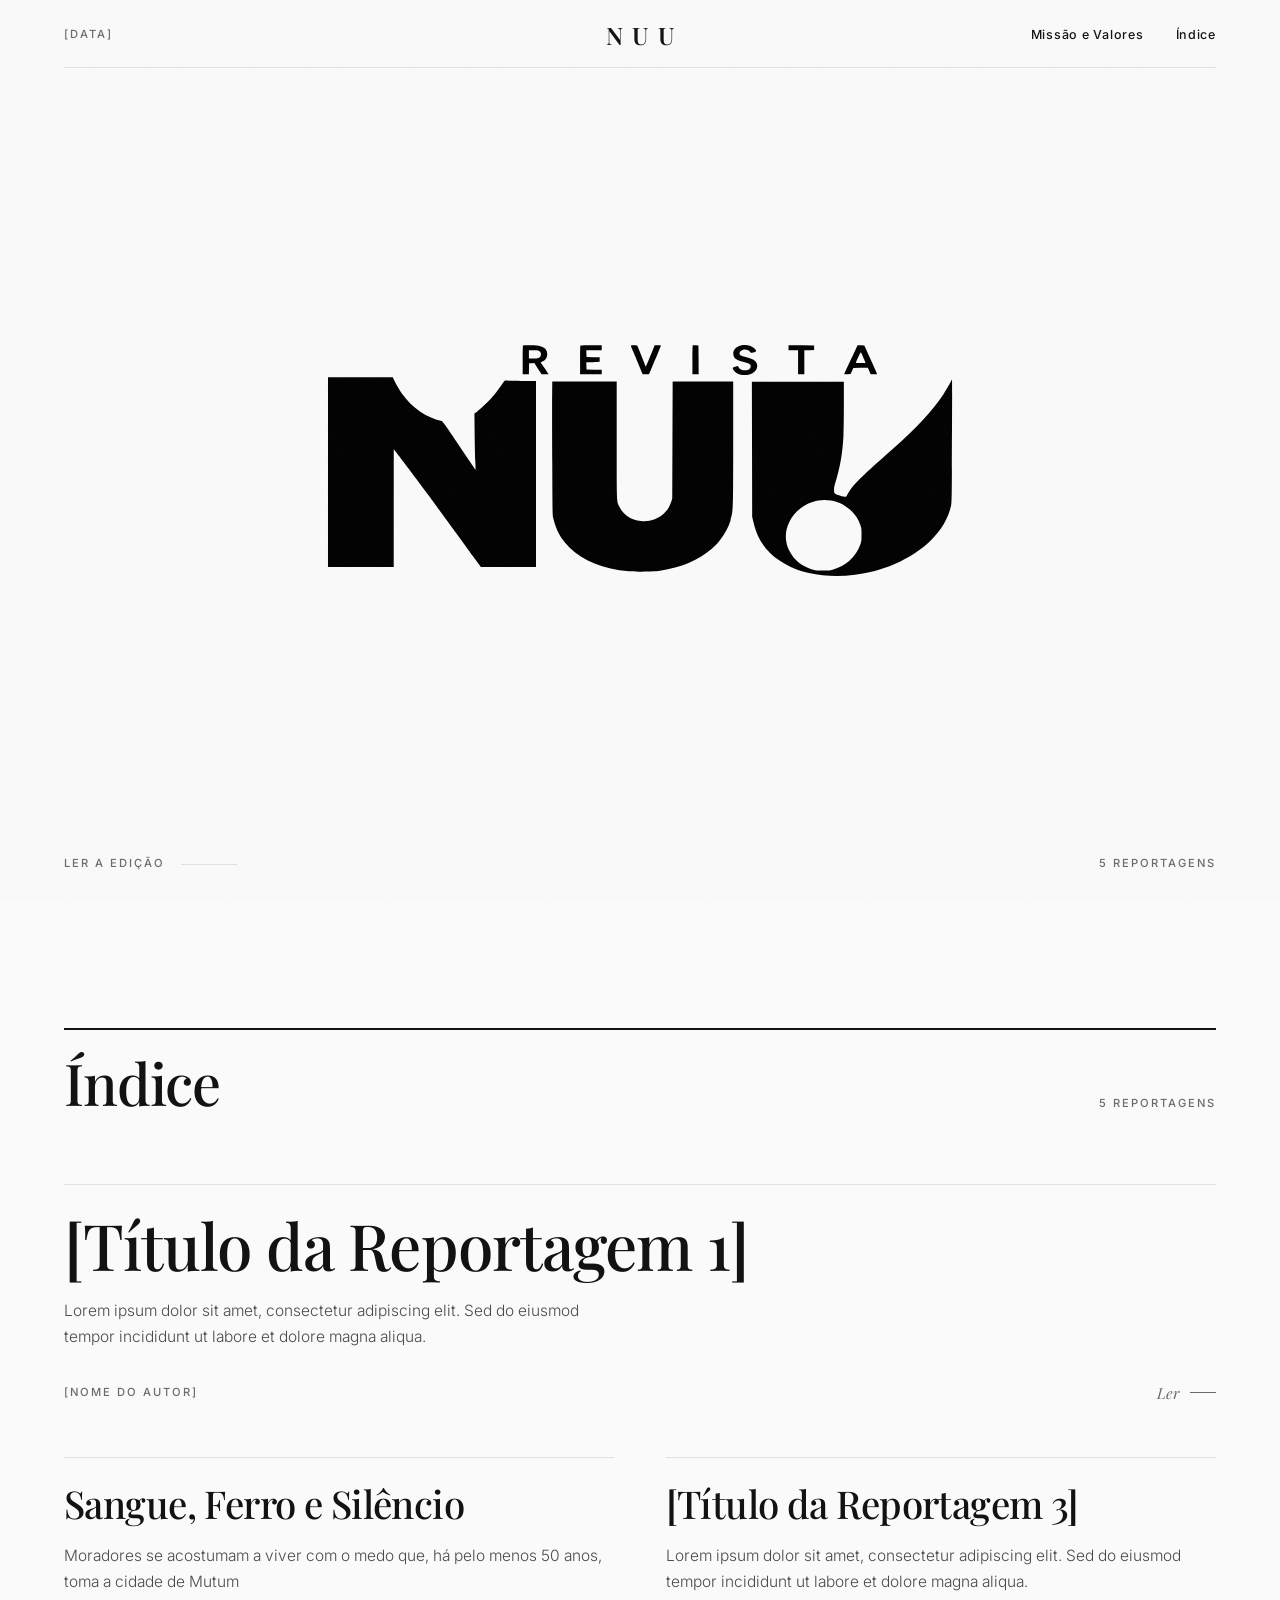
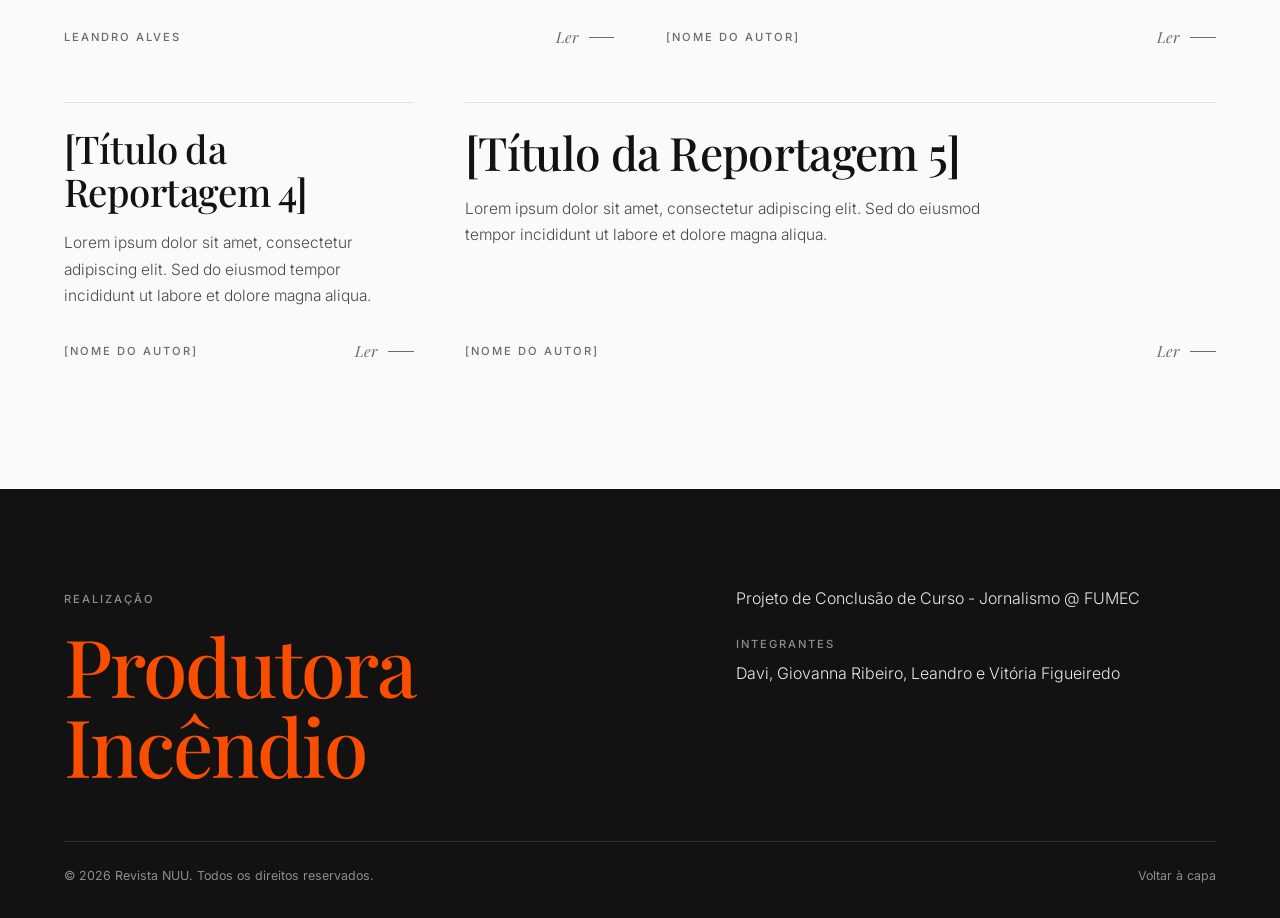
<file: index.html>
<!DOCTYPE html>
<html lang="pt-BR">
<head>
<meta charset="utf-8">
<meta name="viewport" content="width=device-width, initial-scale=1, viewport-fit=cover">
<title>Revista NUU</title>
<meta name="description" content="Revista NUU. Projeto de Conclusão de Curso - Jornalismo @ FUMEC.">
<meta name="theme-color" content="#FAFAFA">
<meta property="og:title" content="Revista NUU">
<meta property="og:description" content="Projeto de Conclusão de Curso - Jornalismo @ FUMEC.">
<link rel="icon" href="data:image/svg+xml,%3Csvg xmlns='http://www.w3.org/2000/svg' viewBox='0 0 64 64'%3E%3Crect width='64' height='64' fill='%23121212'/%3E%3Ctext x='32' y='46' font-size='38' text-anchor='middle' font-family='serif' fill='%23F94D00'%3EN%3C/text%3E%3C/svg%3E">
<link rel="preconnect" href="https://fonts.googleapis.com">
<link rel="preconnect" href="https://fonts.gstatic.com" crossorigin>
<link href="https://fonts.googleapis.com/css2?family=Inter:wght@300;400;500&family=Playfair+Display:ital,wght@0,400;0,500;0,600;1,400&display=swap" rel="stylesheet">
<link rel="stylesheet" href="style.css">
</head>
<body>
<a class="skip" href="#conteudo">Ir para o conteúdo</a>
<header class="bar" id="bar">
  <div class="wrap">
    <a class="wm" href="index.html" aria-label="Revista NUU, página inicial">NUU</a>
    <nav class="links" aria-label="Principal"><a class="lnk" href="missao.html">Missão e Valores</a><a class="lnk" href="index.html#indice">Índice</a></nav>
  </div>
  <div class="prog" id="prog" aria-hidden="true"></div>
</header>

<main id="conteudo">
  <section class="capa" id="capa" aria-label="Capa">
    <div class="topo">
      <span class="mic">[Data]</span>
      <a class="wm" href="index.html" aria-label="Revista NUU">NUU</a>
      <nav class="links" aria-label="Principal"><a class="lnk" href="missao.html">Missão e Valores</a><a class="lnk" href="#indice">Índice</a></nav>
    </div>
    <div class="miolo">
      <h1 class="logo"><img src="logo-nuu.svg" alt="Revista NUU" width="1846" height="852"></h1>
    </div>
    <div class="pe">
      <a class="cue mic" href="#indice"><span>Ler a edição</span><i aria-hidden="true"></i></a>
      <span class="mic">5 reportagens</span>
    </div>
  </section>

  <section class="indice" id="indice" aria-labelledby="ind-t">
    <div class="wrap">
      <div class="cab"><h2 id="ind-t">Índice</h2><span class="mic">5 reportagens</span></div>
      <div class="grade">
      <a class="card c-0" href="reportagem-1.html">
        <div>
          <h3 class="tit"><span>[Título da Reportagem 1]</span></h3>
          <p class="ap">Lorem ipsum dolor sit amet, consectetur adipiscing elit. Sed do eiusmod tempor incididunt ut labore et dolore magna aliqua.</p>
        </div>
        <div class="rod"><span class="mic">[Nome do Autor]</span><span class="ler">Ler</span></div>
      </a>
      <a class="card c-1" href="reportagem-2.html">
        <div>
          <h3 class="tit"><span>Sangue, Ferro e Silêncio</span></h3>
          <p class="ap">Moradores se acostumam a viver com o medo que, há pelo menos 50 anos, toma a cidade de Mutum</p>
        </div>
        <div class="rod"><span class="mic">Leandro Alves</span><span class="ler">Ler</span></div>
      </a>
      <a class="card c-2" href="reportagem-3.html">
        <div>
          <h3 class="tit"><span>[Título da Reportagem 3]</span></h3>
          <p class="ap">Lorem ipsum dolor sit amet, consectetur adipiscing elit. Sed do eiusmod tempor incididunt ut labore et dolore magna aliqua.</p>
        </div>
        <div class="rod"><span class="mic">[Nome do Autor]</span><span class="ler">Ler</span></div>
      </a>
      <a class="card c-3" href="reportagem-4.html">
        <div>
          <h3 class="tit"><span>[Título da Reportagem 4]</span></h3>
          <p class="ap">Lorem ipsum dolor sit amet, consectetur adipiscing elit. Sed do eiusmod tempor incididunt ut labore et dolore magna aliqua.</p>
        </div>
        <div class="rod"><span class="mic">[Nome do Autor]</span><span class="ler">Ler</span></div>
      </a>
      <a class="card c-4" href="reportagem-5.html">
        <div>
          <h3 class="tit"><span>[Título da Reportagem 5]</span></h3>
          <p class="ap">Lorem ipsum dolor sit amet, consectetur adipiscing elit. Sed do eiusmod tempor incididunt ut labore et dolore magna aliqua.</p>
        </div>
        <div class="rod"><span class="mic">[Nome do Autor]</span><span class="ler">Ler</span></div>
      </a>
      </div>
    </div>
  </section>
</main>
<footer>
  <div class="wrap">
    <div class="fg">
      <div><span class="mic">Realização</span><p class="prod">Produtora Incêndio</p></div>
      <div>
        <p>Projeto de Conclusão de Curso - Jornalismo @ FUMEC</p>
        <span class="mic" style="display:block;margin:1.5rem 0 .5rem">Integrantes</span>
        <p>Davi, Giovanna Ribeiro, Leandro e Vitória Figueiredo</p>
      </div>
    </div>
    <div class="fim"><span>© 2026 Revista NUU. Todos os direitos reservados.</span><a href="index.html">Voltar à capa</a></div>
  </div>
</footer>
<script src="script.js"></script>
</body>
</html>
</file>
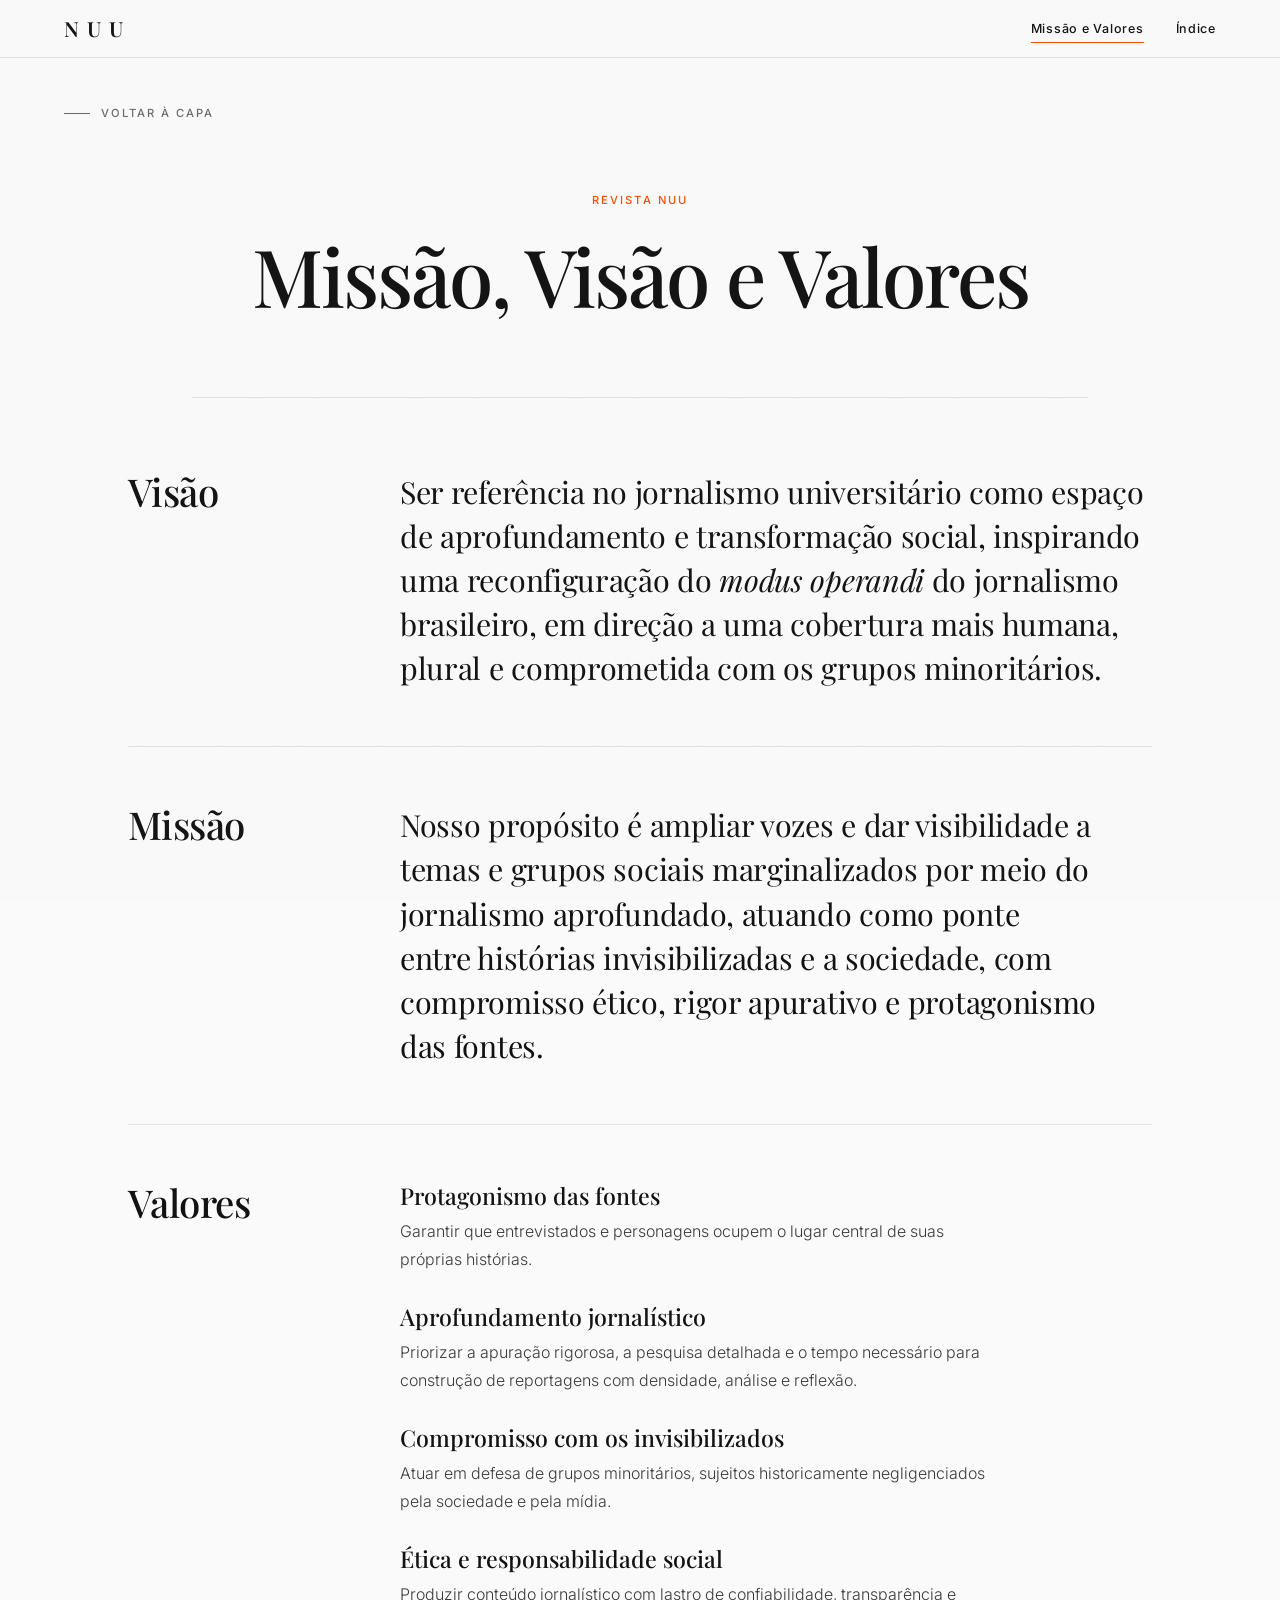
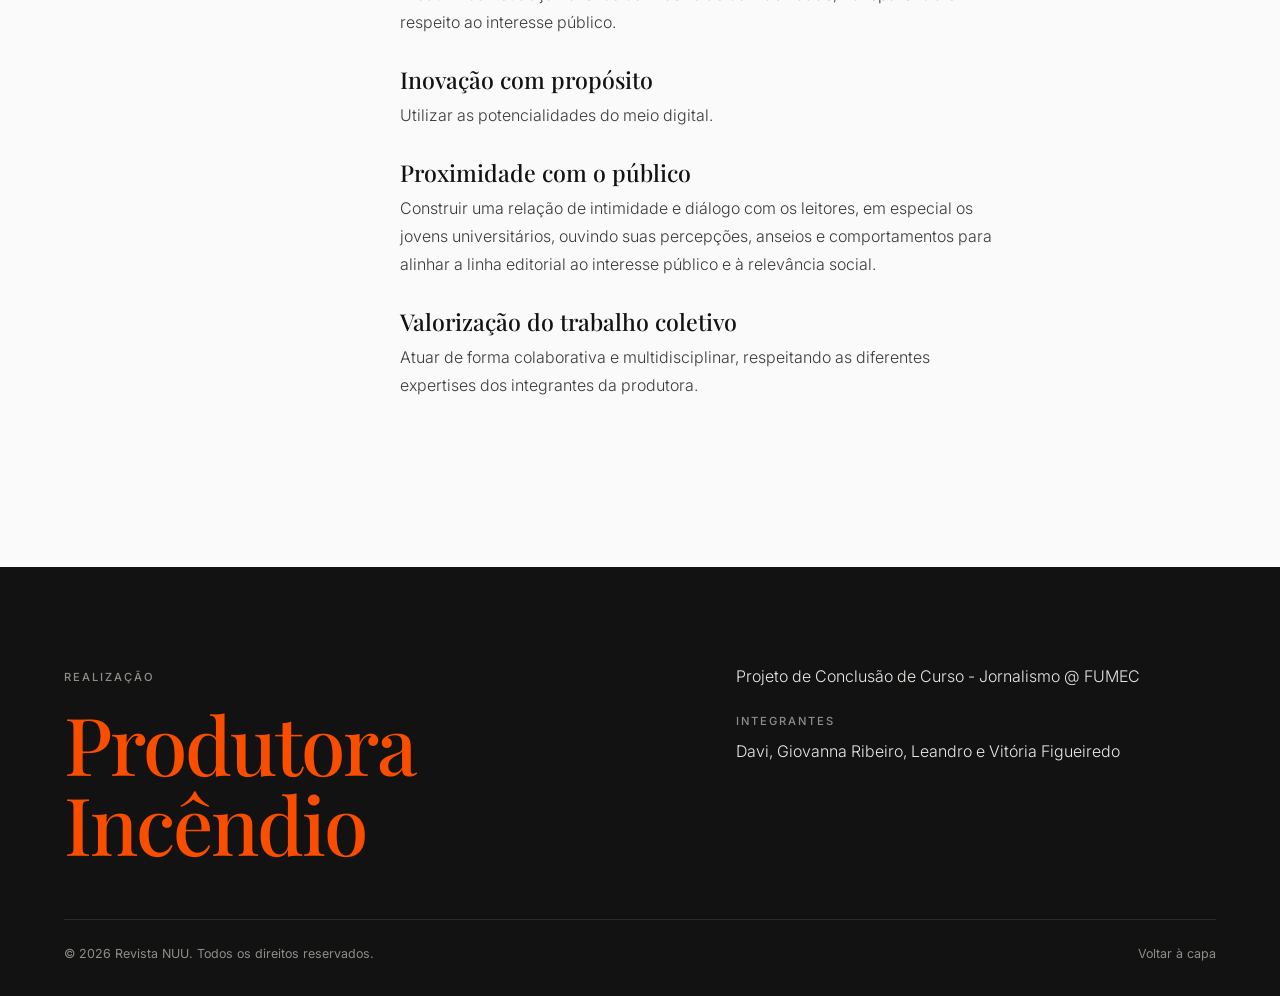
<file: missao.html>
<!DOCTYPE html>
<html lang="pt-BR">
<head>
<meta charset="utf-8">
<meta name="viewport" content="width=device-width, initial-scale=1, viewport-fit=cover">
<title>Missão, Visão e Valores | Revista NUU</title>
<meta name="description" content="Missão, Visão e Valores da Revista NUU.">
<meta name="theme-color" content="#FAFAFA">
<meta property="og:title" content="Missão, Visão e Valores | Revista NUU">
<meta property="og:description" content="Missão, Visão e Valores da Revista NUU.">
<link rel="icon" href="data:image/svg+xml,%3Csvg xmlns='http://www.w3.org/2000/svg' viewBox='0 0 64 64'%3E%3Crect width='64' height='64' fill='%23121212'/%3E%3Ctext x='32' y='46' font-size='38' text-anchor='middle' font-family='serif' fill='%23F94D00'%3EN%3C/text%3E%3C/svg%3E">
<link rel="preconnect" href="https://fonts.googleapis.com">
<link rel="preconnect" href="https://fonts.gstatic.com" crossorigin>
<link href="https://fonts.googleapis.com/css2?family=Inter:wght@300;400;500&family=Playfair+Display:ital,wght@0,400;0,500;0,600;1,400&display=swap" rel="stylesheet">
<link rel="stylesheet" href="style.css">
</head>
<body data-leitura>
<a class="skip" href="#conteudo">Ir para o conteúdo</a>
<header class="bar on" id="bar">
  <div class="wrap">
    <a class="wm" href="index.html" aria-label="Revista NUU, página inicial">NUU</a>
    <nav class="links" aria-label="Principal"><a class="lnk" href="missao.html" aria-current="page">Missão e Valores</a><a class="lnk" href="index.html#indice">Índice</a></nav>
  </div>
  <div class="prog" id="prog" aria-hidden="true"></div>
</header>

<main id="conteudo" class="artigo vw">
  <div class="wrap">
    <a class="volta mic" href="index.html">Voltar à capa</a>
    <article>
      <header>
        <span class="cat mic">Revista NUU</span>
        <h1>Missão, Visão e Valores</h1>
      </header>
      <div class="princ">
      <section>
        <h2>Visão</h2>
        <div>
        <p class="decl">Ser referência no jornalismo universitário como espaço de aprofundamento e transformação social, inspirando uma reconfiguração do <em>modus operandi</em> do jornalismo brasileiro, em direção a uma cobertura mais humana, plural e comprometida com os grupos minoritários.</p>
        </div>
      </section>
      <section>
        <h2>Missão</h2>
        <div>
        <p class="decl">Nosso propósito é ampliar vozes e dar visibilidade a temas e grupos sociais marginalizados por meio do jornalismo aprofundado, atuando como ponte entre histórias invisibilizadas e a sociedade, com compromisso ético, rigor apurativo e protagonismo das fontes.</p>
        </div>
      </section>
      <section>
        <h2>Valores</h2>
        <div>
        <dl>
          <dt>Protagonismo das fontes</dt>
          <dd>Garantir que entrevistados e personagens ocupem o lugar central de suas próprias histórias.</dd>
          <dt>Aprofundamento jornalístico</dt>
          <dd>Priorizar a apuração rigorosa, a pesquisa detalhada e o tempo necessário para construção de reportagens com densidade, análise e reflexão.</dd>
          <dt>Compromisso com os invisibilizados</dt>
          <dd>Atuar em defesa de grupos minoritários, sujeitos historicamente negligenciados pela sociedade e pela mídia.</dd>
          <dt>Ética e responsabilidade social</dt>
          <dd>Produzir conteúdo jornalístico com lastro de confiabilidade, transparência e respeito ao interesse público.</dd>
          <dt>Inovação com propósito</dt>
          <dd>Utilizar as potencialidades do meio digital.</dd>
          <dt>Proximidade com o público</dt>
          <dd>Construir uma relação de intimidade e diálogo com os leitores, em especial os jovens universitários, ouvindo suas percepções, anseios e comportamentos para alinhar a linha editorial ao interesse público e à relevância social.</dd>
          <dt>Valorização do trabalho coletivo</dt>
          <dd>Atuar de forma colaborativa e multidisciplinar, respeitando as diferentes expertises dos integrantes da produtora.</dd>
        </dl>
        </div>
      </section>
      </div>
    </article>
  </div>
</main>
<footer>
  <div class="wrap">
    <div class="fg">
      <div><span class="mic">Realização</span><p class="prod">Produtora Incêndio</p></div>
      <div>
        <p>Projeto de Conclusão de Curso - Jornalismo @ FUMEC</p>
        <span class="mic" style="display:block;margin:1.5rem 0 .5rem">Integrantes</span>
        <p>Davi, Giovanna Ribeiro, Leandro e Vitória Figueiredo</p>
      </div>
    </div>
    <div class="fim"><span>© 2026 Revista NUU. Todos os direitos reservados.</span><a href="index.html">Voltar à capa</a></div>
  </div>
</footer>
<script src="script.js"></script>
</body>
</html>
</file>
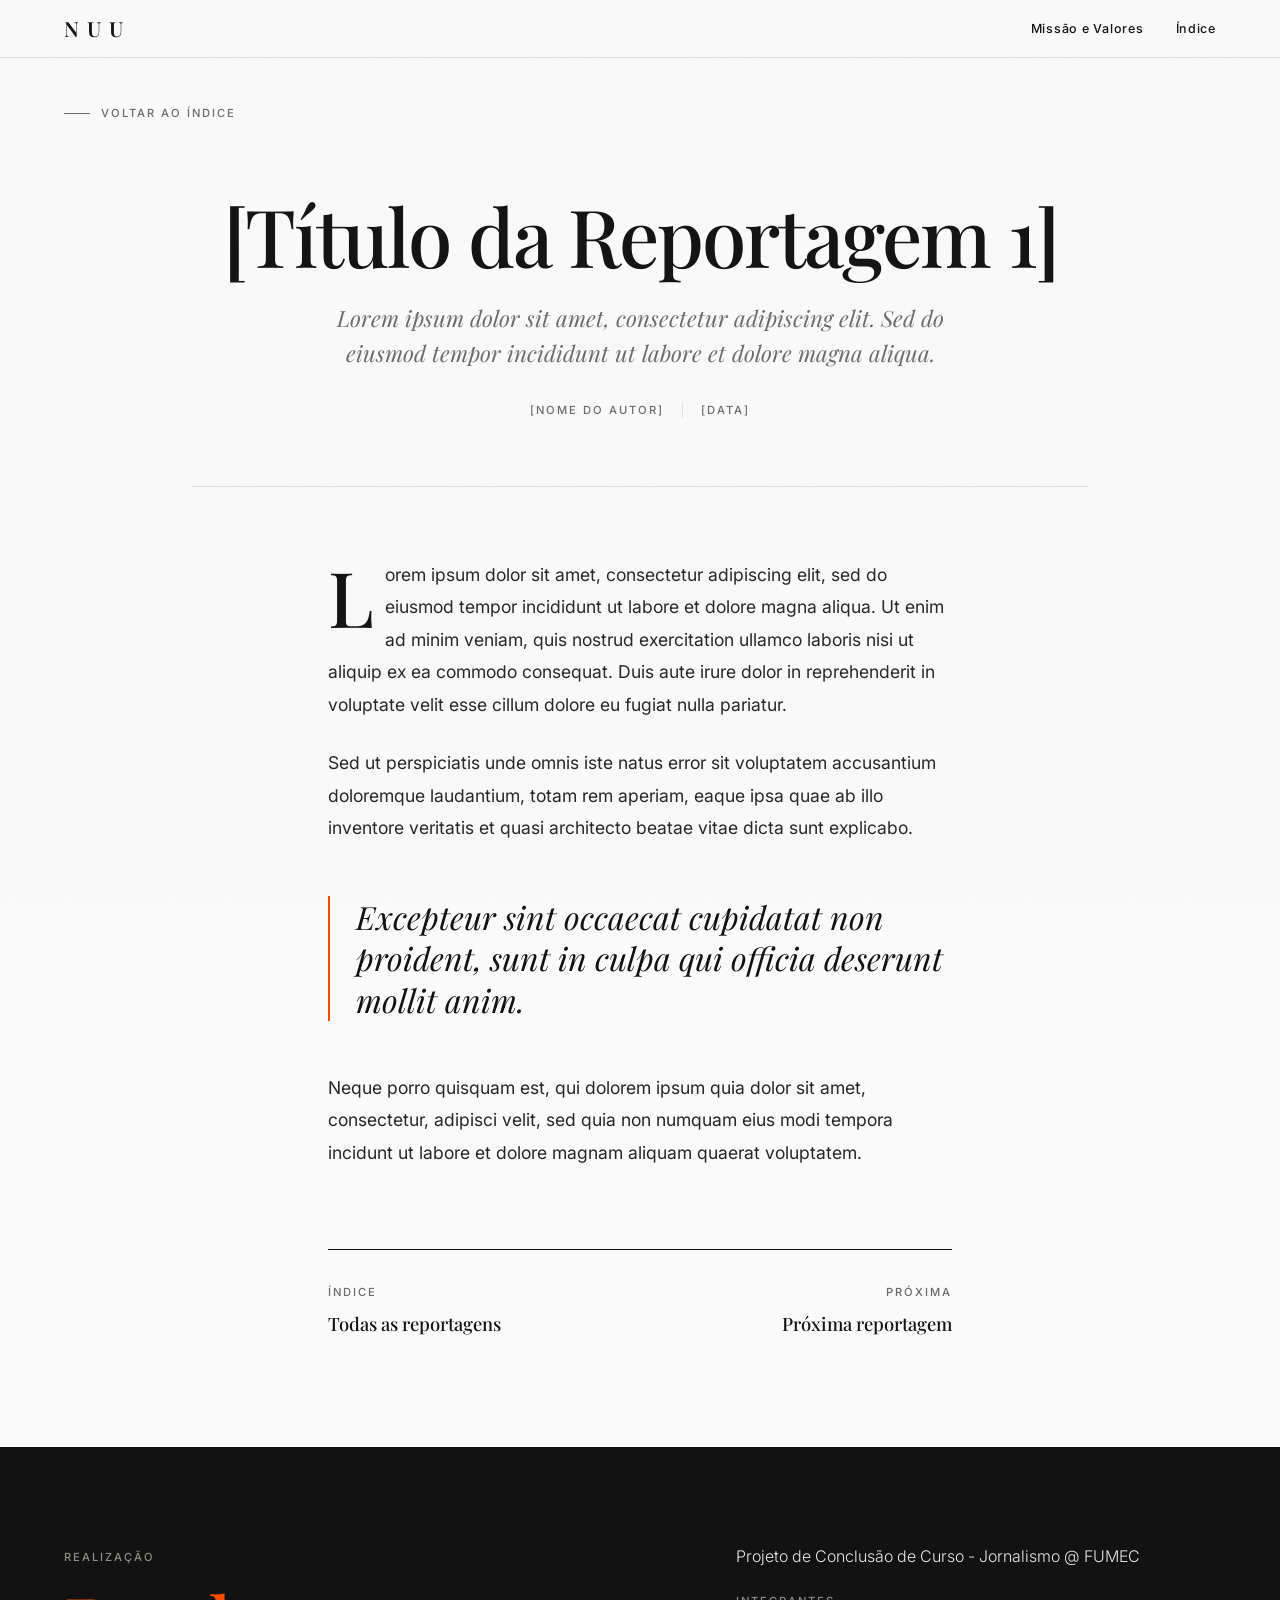
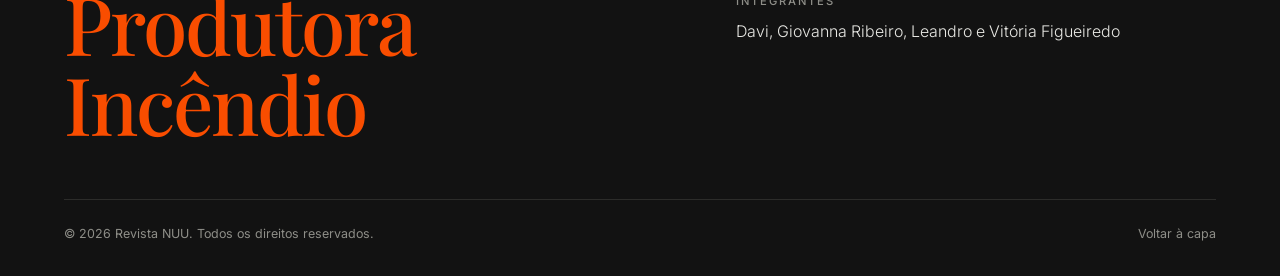
<file: reportagem-1.html>
<!DOCTYPE html>
<html lang="pt-BR">
<head>
<meta charset="utf-8">
<meta name="viewport" content="width=device-width, initial-scale=1, viewport-fit=cover">
<title>[Título da Reportagem 1] | Revista NUU</title>
<meta name="description" content="Revista NUU. Projeto de Conclusão de Curso - Jornalismo @ FUMEC.">
<meta name="theme-color" content="#FAFAFA">
<meta property="og:title" content="[Título da Reportagem 1] | Revista NUU">
<meta property="og:description" content="Projeto de Conclusão de Curso - Jornalismo @ FUMEC.">
<link rel="icon" href="data:image/svg+xml,%3Csvg xmlns='http://www.w3.org/2000/svg' viewBox='0 0 64 64'%3E%3Crect width='64' height='64' fill='%23121212'/%3E%3Ctext x='32' y='46' font-size='38' text-anchor='middle' font-family='serif' fill='%23F94D00'%3EN%3C/text%3E%3C/svg%3E">
<link rel="preconnect" href="https://fonts.googleapis.com">
<link rel="preconnect" href="https://fonts.gstatic.com" crossorigin>
<link href="https://fonts.googleapis.com/css2?family=Inter:wght@300;400;500&family=Playfair+Display:ital,wght@0,400;0,500;0,600;1,400&display=swap" rel="stylesheet">
<link rel="stylesheet" href="style.css">
</head>
<body data-leitura>
<a class="skip" href="#conteudo">Ir para o conteúdo</a>
<header class="bar on" id="bar">
  <div class="wrap">
    <a class="wm" href="index.html" aria-label="Revista NUU, página inicial">NUU</a>
    <nav class="links" aria-label="Principal"><a class="lnk" href="missao.html">Missão e Valores</a><a class="lnk" href="index.html#indice">Índice</a></nav>
  </div>
  <div class="prog" id="prog" aria-hidden="true"></div>
</header>

<main id="conteudo" class="artigo vw">
  <div class="wrap">
    <a class="volta mic" href="index.html#indice">Voltar ao índice</a>
    <article>
      <header>
        <h1>[Título da Reportagem 1]</h1>
        <p class="sub">Lorem ipsum dolor sit amet, consectetur adipiscing elit. Sed do eiusmod tempor incididunt ut labore et dolore magna aliqua.</p>
        <p class="by mic"><span>[Nome do Autor]</span><span>[Data]</span></p>
      </header>
      <div class="corpo">
      <!-- SUBSTITUA os parágrafos abaixo pelo texto da reportagem. Use <p> para parágrafos, <h2> para intertítulos e <blockquote> para citações. -->
      <p class="cap">Lorem ipsum dolor sit amet, consectetur adipiscing elit, sed do eiusmod tempor incididunt ut labore et dolore magna aliqua. Ut enim ad minim veniam, quis nostrud exercitation ullamco laboris nisi ut aliquip ex ea commodo consequat. Duis aute irure dolor in reprehenderit in voluptate velit esse cillum dolore eu fugiat nulla pariatur.</p>
      <p>Sed ut perspiciatis unde omnis iste natus error sit voluptatem accusantium doloremque laudantium, totam rem aperiam, eaque ipsa quae ab illo inventore veritatis et quasi architecto beatae vitae dicta sunt explicabo.</p>
      <blockquote>Excepteur sint occaecat cupidatat non proident, sunt in culpa qui officia deserunt mollit anim.</blockquote>
      <p>Neque porro quisquam est, qui dolorem ipsum quia dolor sit amet, consectetur, adipisci velit, sed quia non numquam eius modi tempora incidunt ut labore et dolore magnam aliquam quaerat voluptatem.</p>
      </div>
    </article>
    <nav class="seg" aria-label="Outras reportagens"><a href="index.html#indice"><span class="mic">Índice</span><b>Todas as reportagens</b></a><a href="reportagem-2.html"><span class="mic">Próxima</span><b>Próxima reportagem</b></a></nav>
  </div>
</main>
<footer>
  <div class="wrap">
    <div class="fg">
      <div><span class="mic">Realização</span><p class="prod">Produtora Incêndio</p></div>
      <div>
        <p>Projeto de Conclusão de Curso - Jornalismo @ FUMEC</p>
        <span class="mic" style="display:block;margin:1.5rem 0 .5rem">Integrantes</span>
        <p>Davi, Giovanna Ribeiro, Leandro e Vitória Figueiredo</p>
      </div>
    </div>
    <div class="fim"><span>© 2026 Revista NUU. Todos os direitos reservados.</span><a href="index.html">Voltar à capa</a></div>
  </div>
</footer>
<script src="script.js"></script>
</body>
</html>
</file>
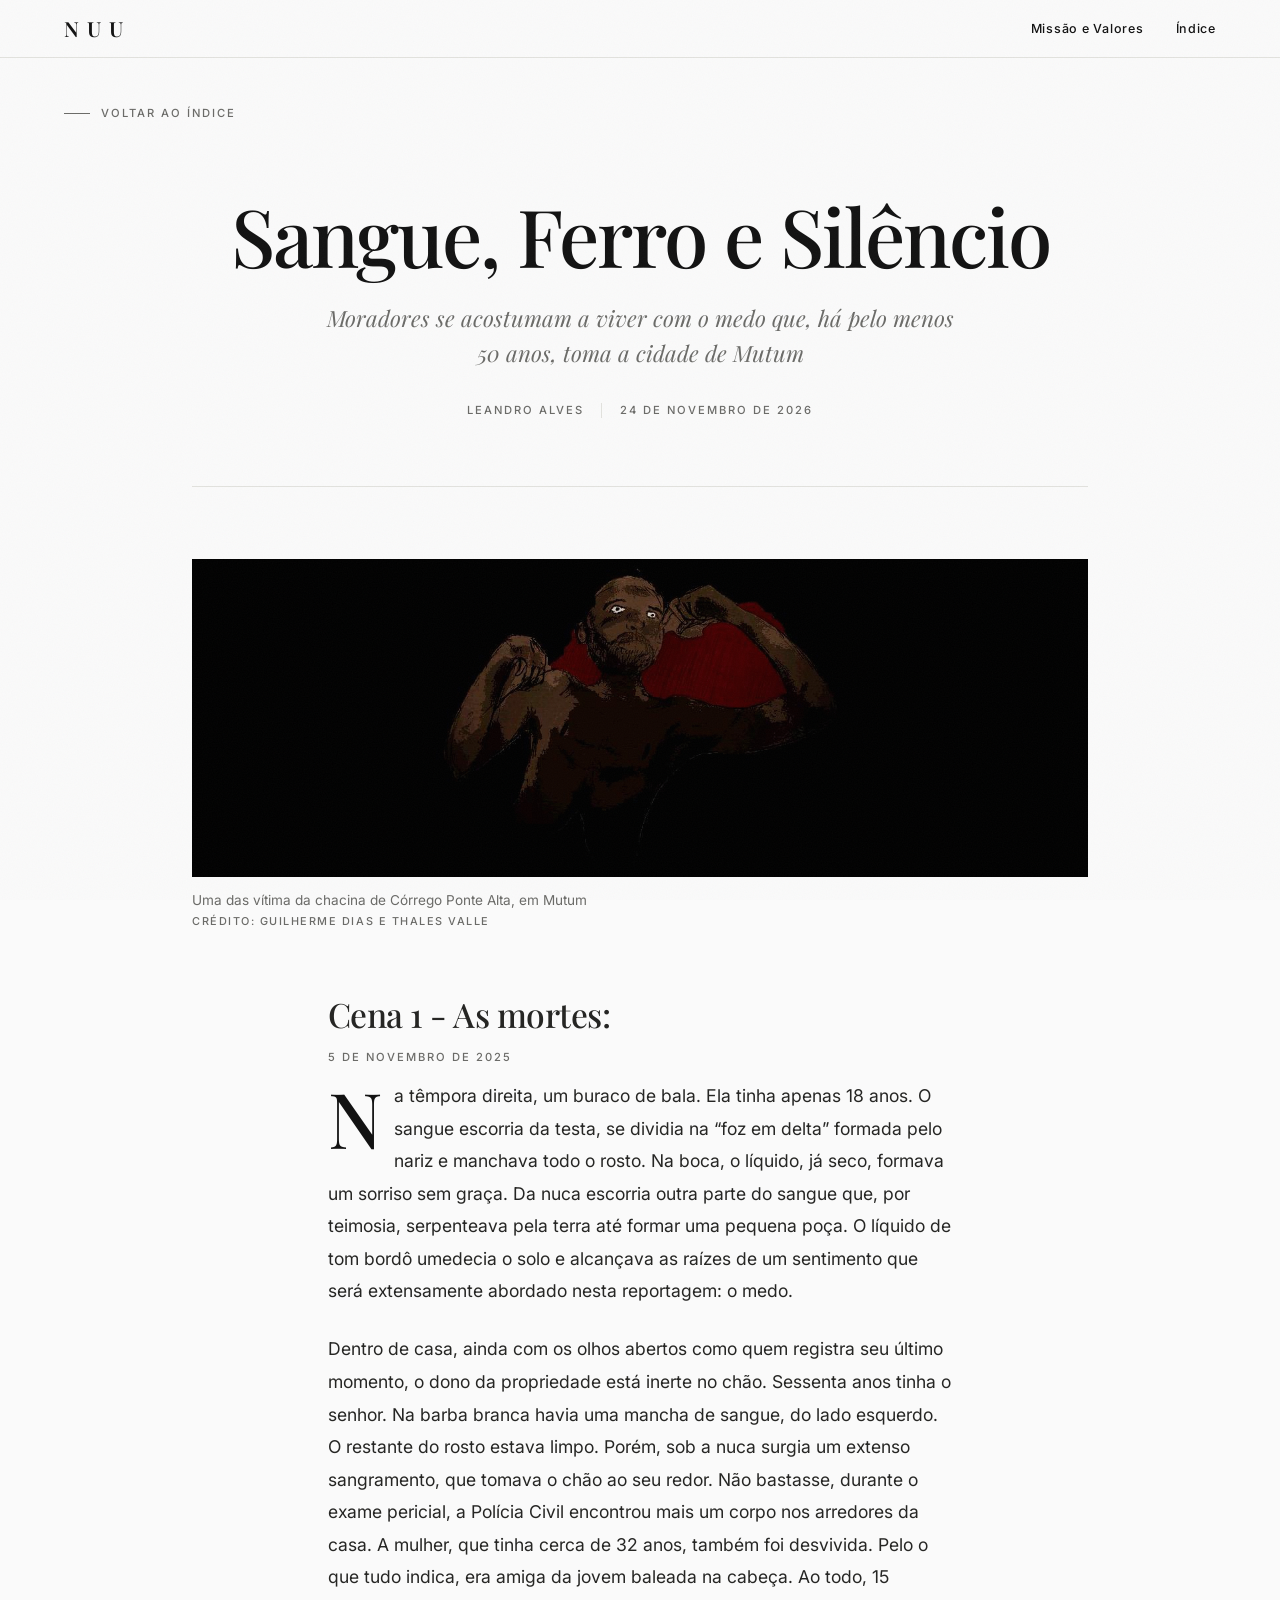
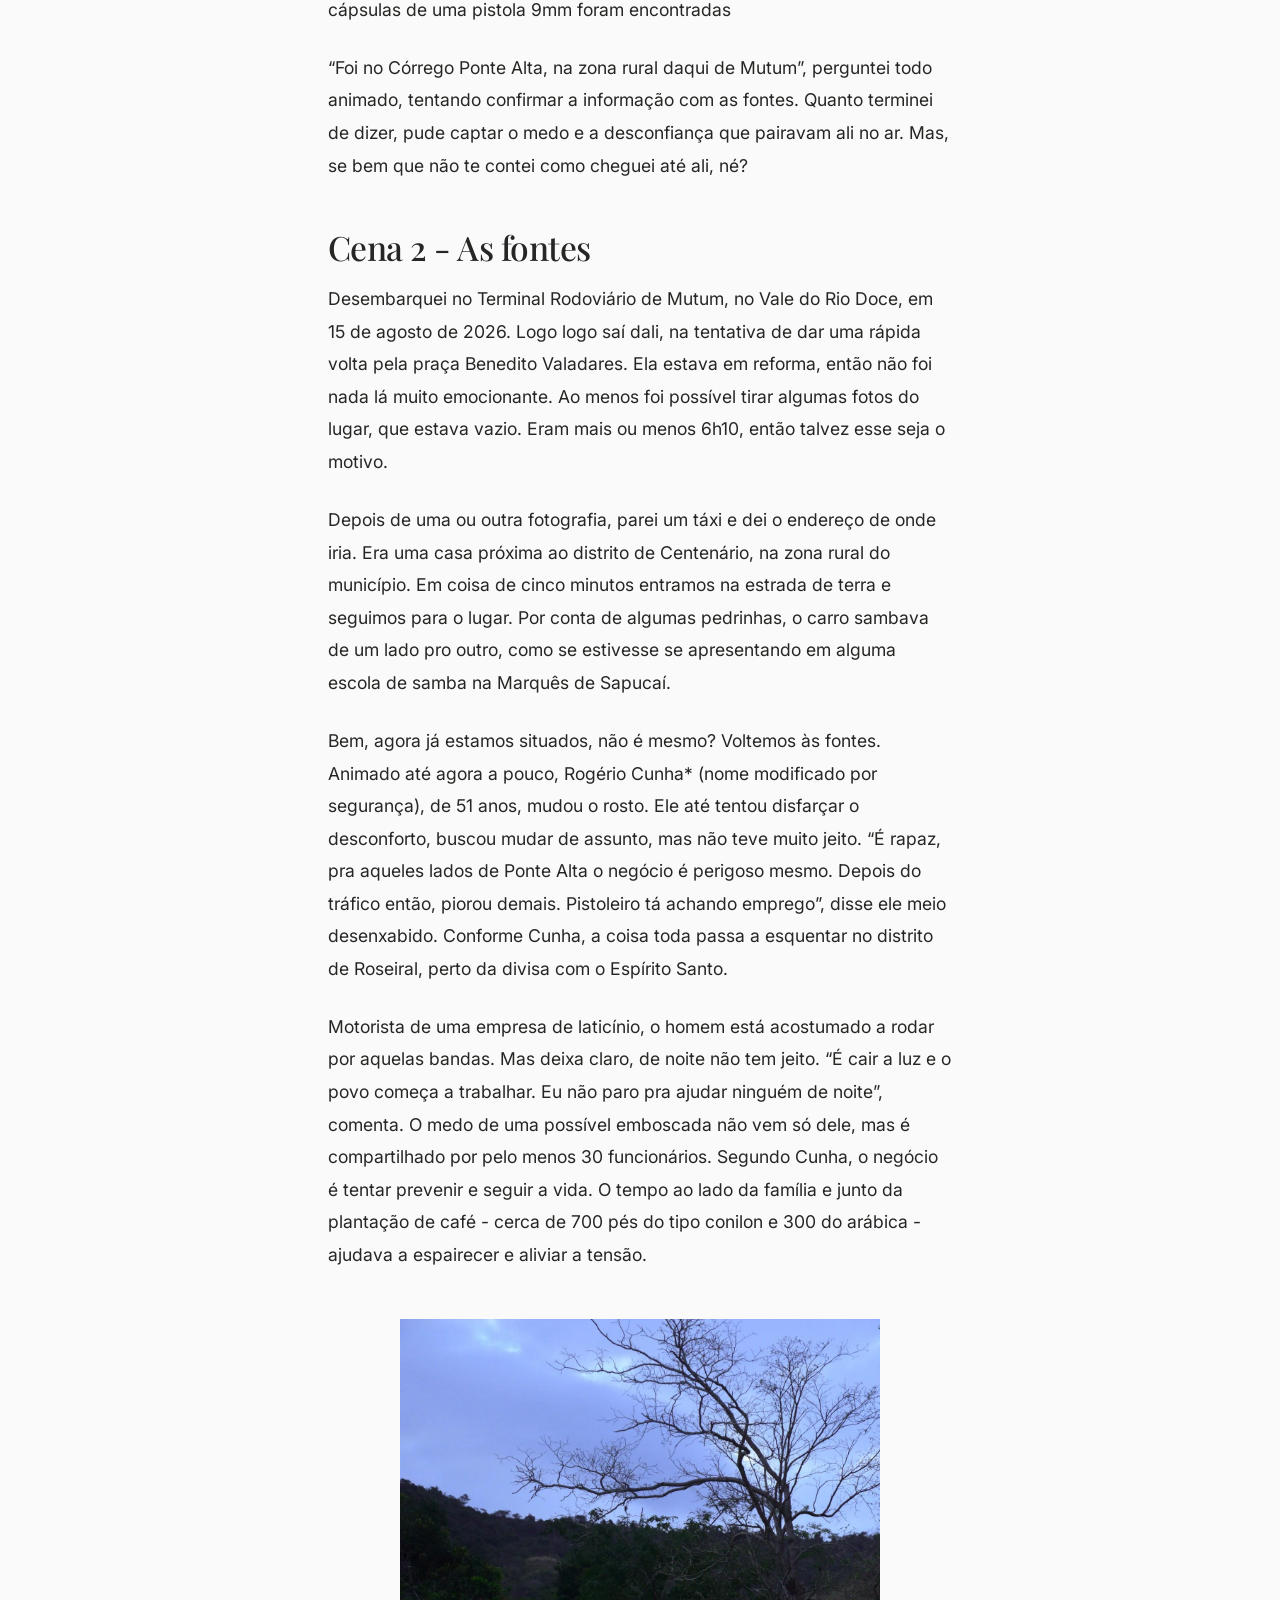
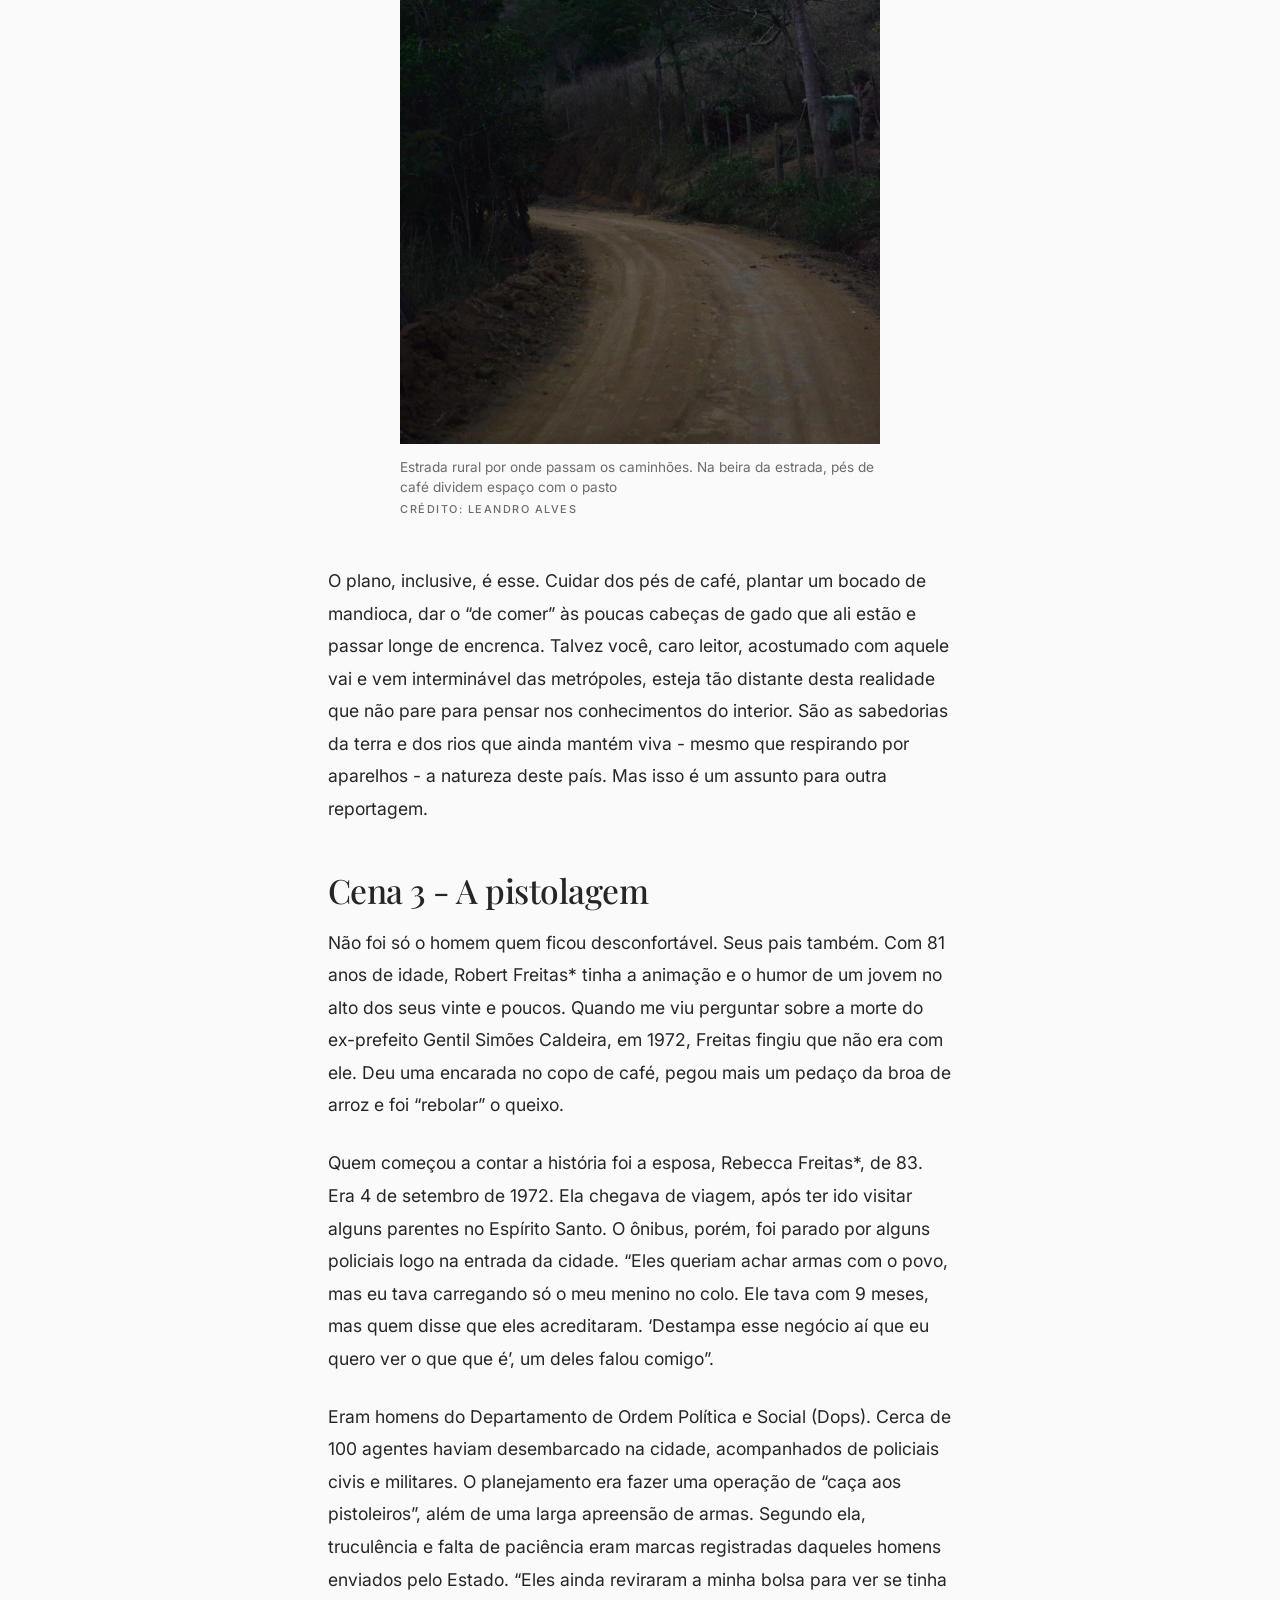
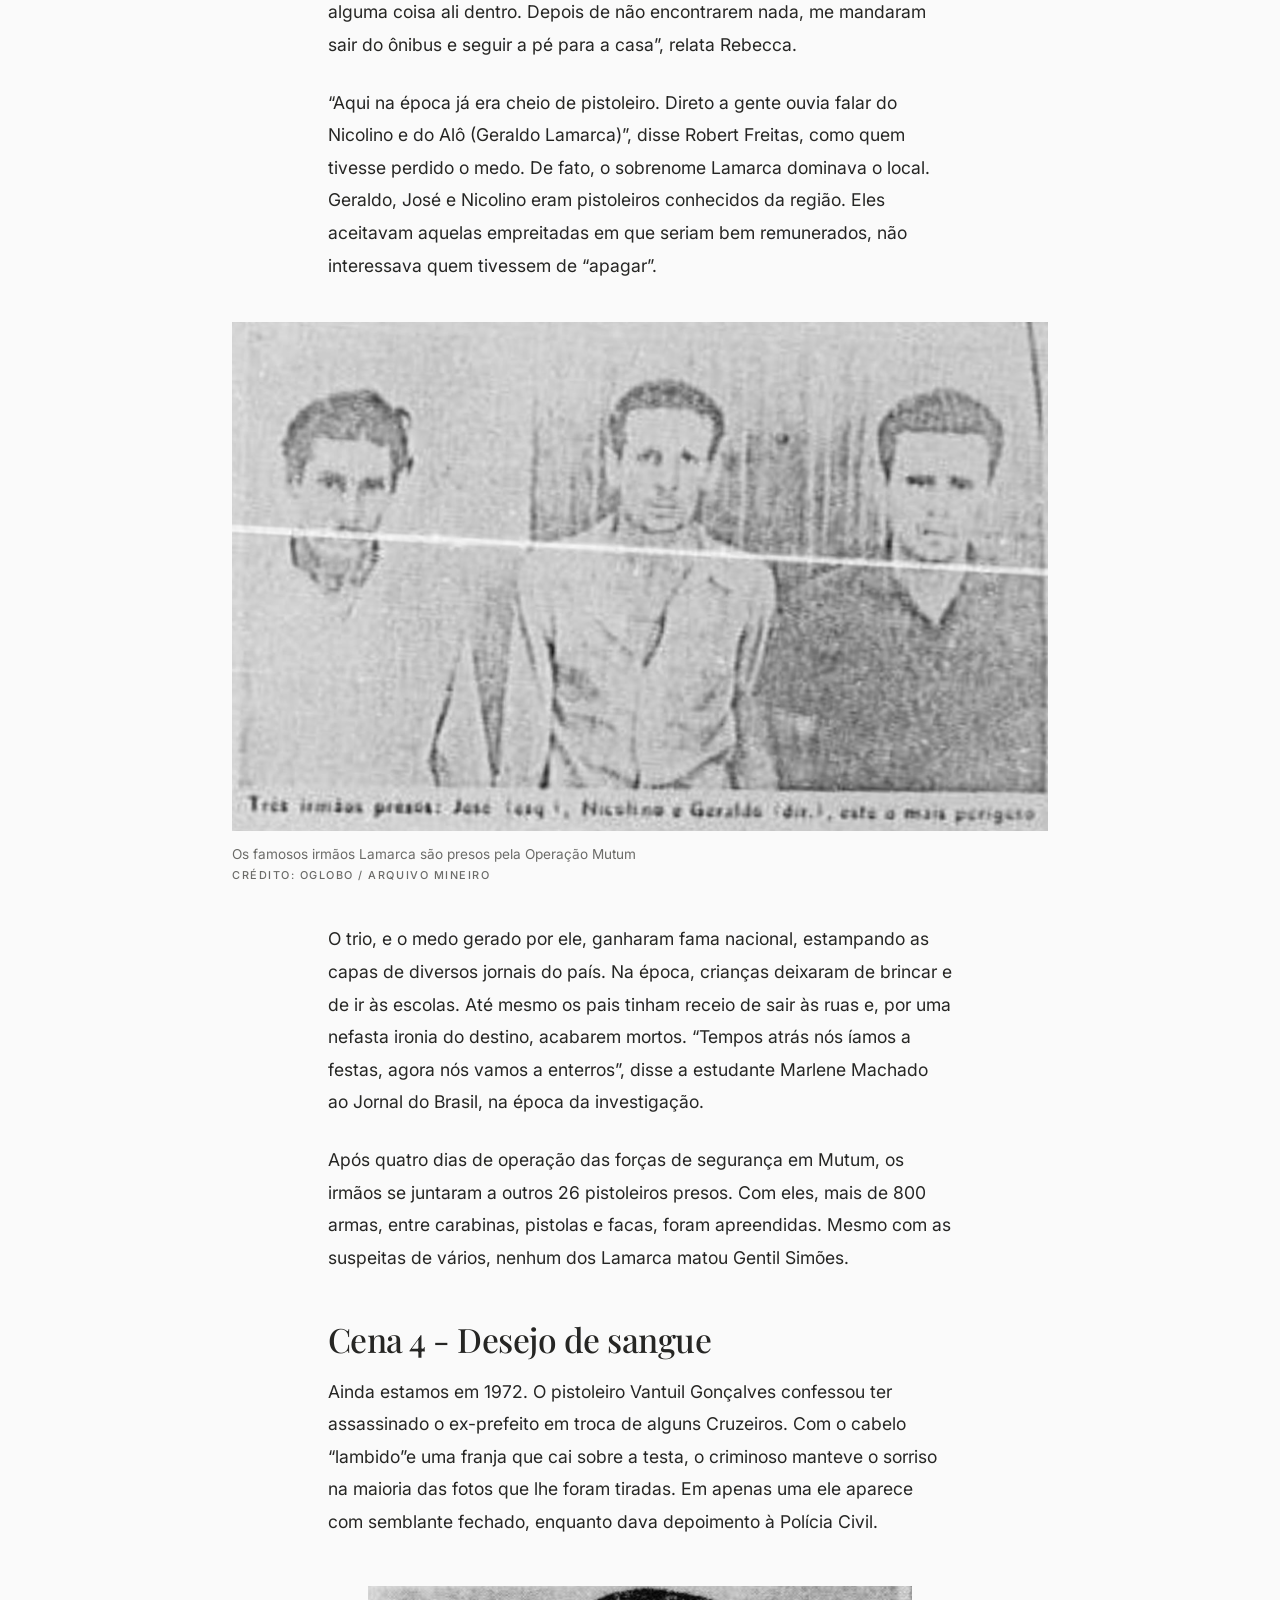
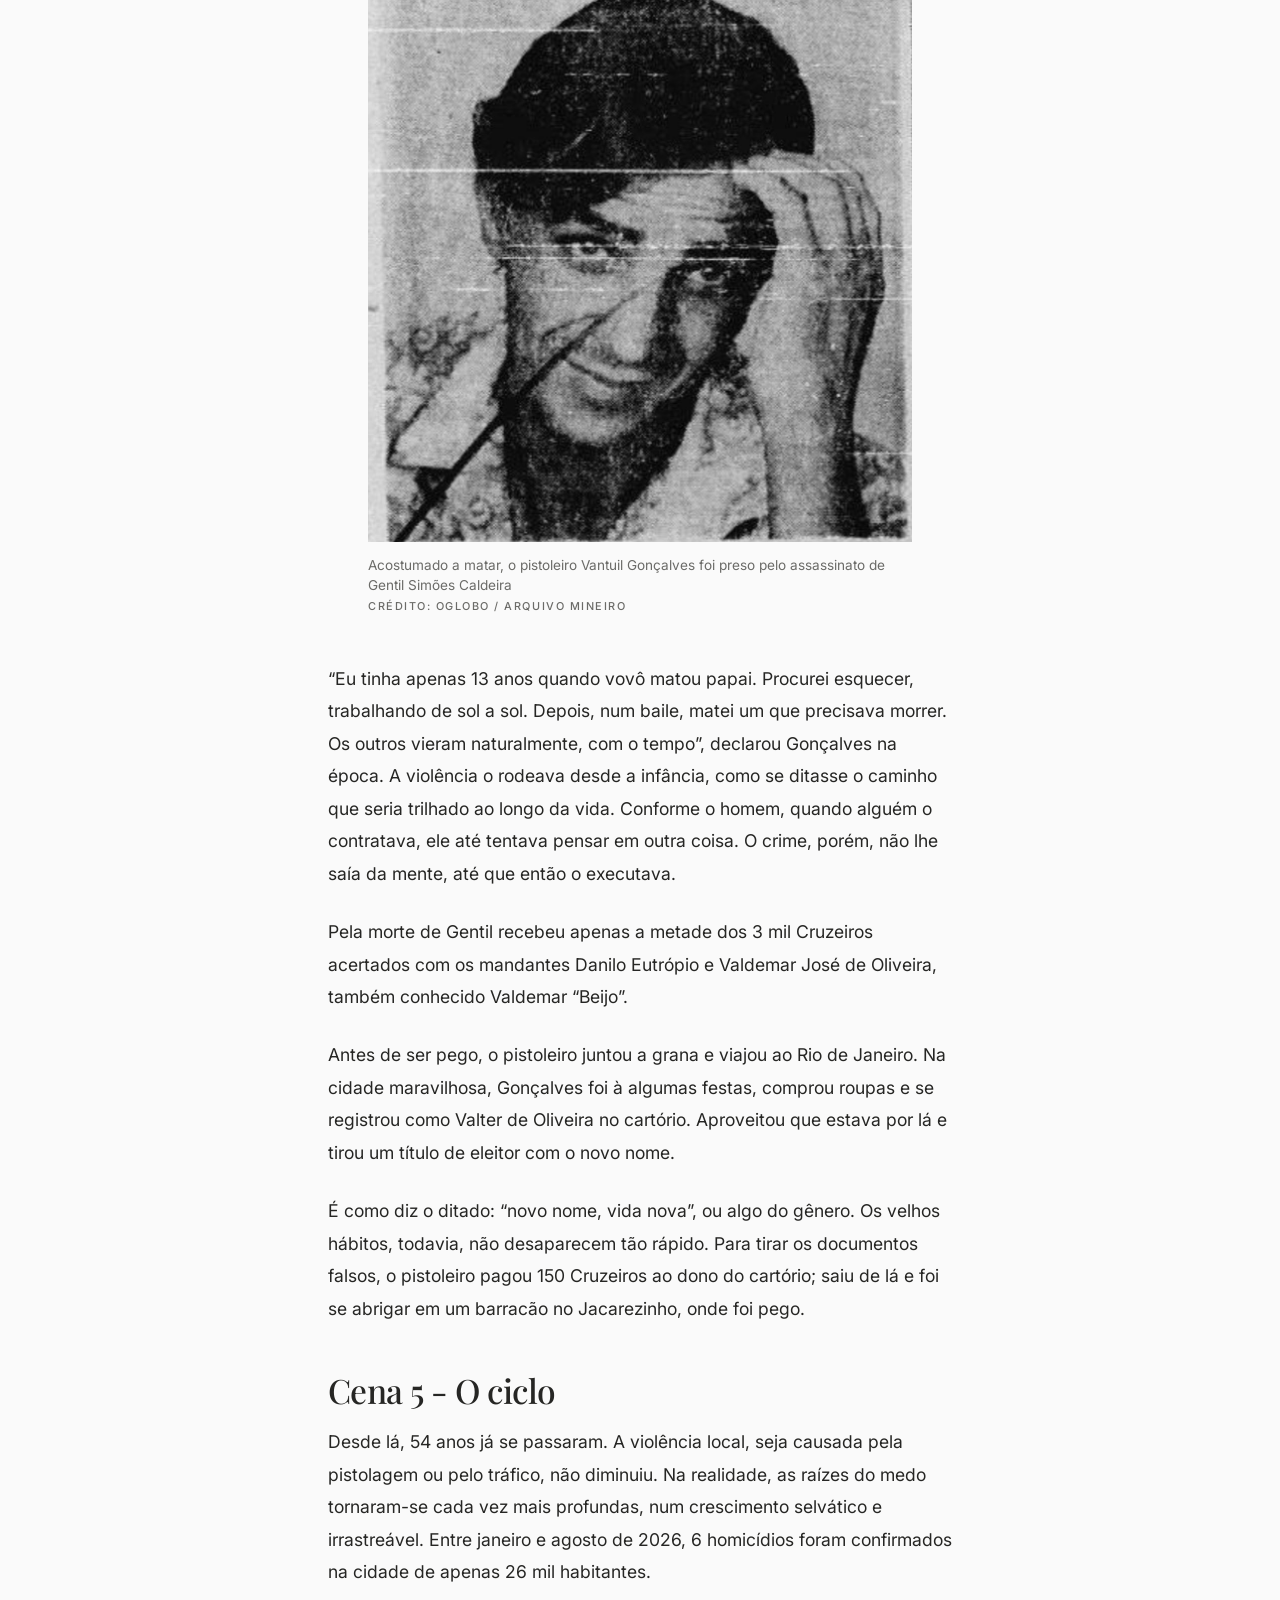
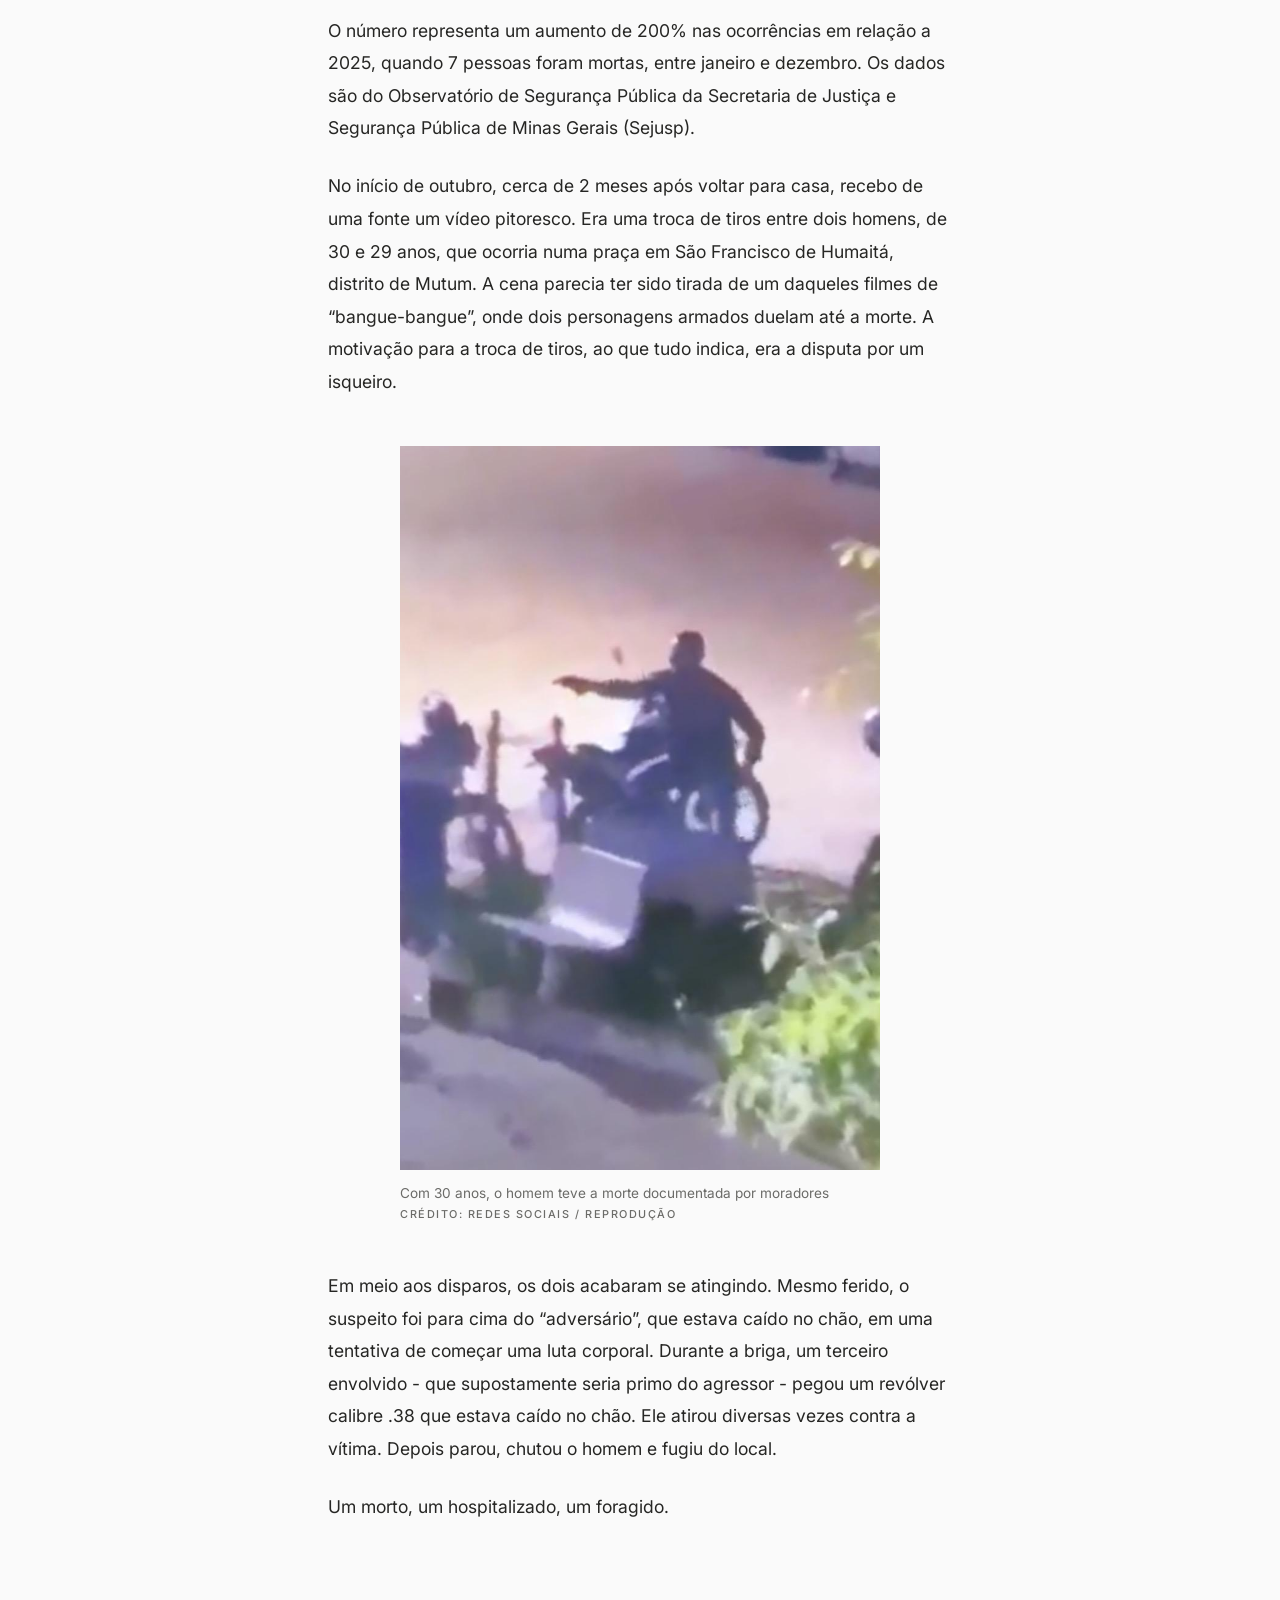
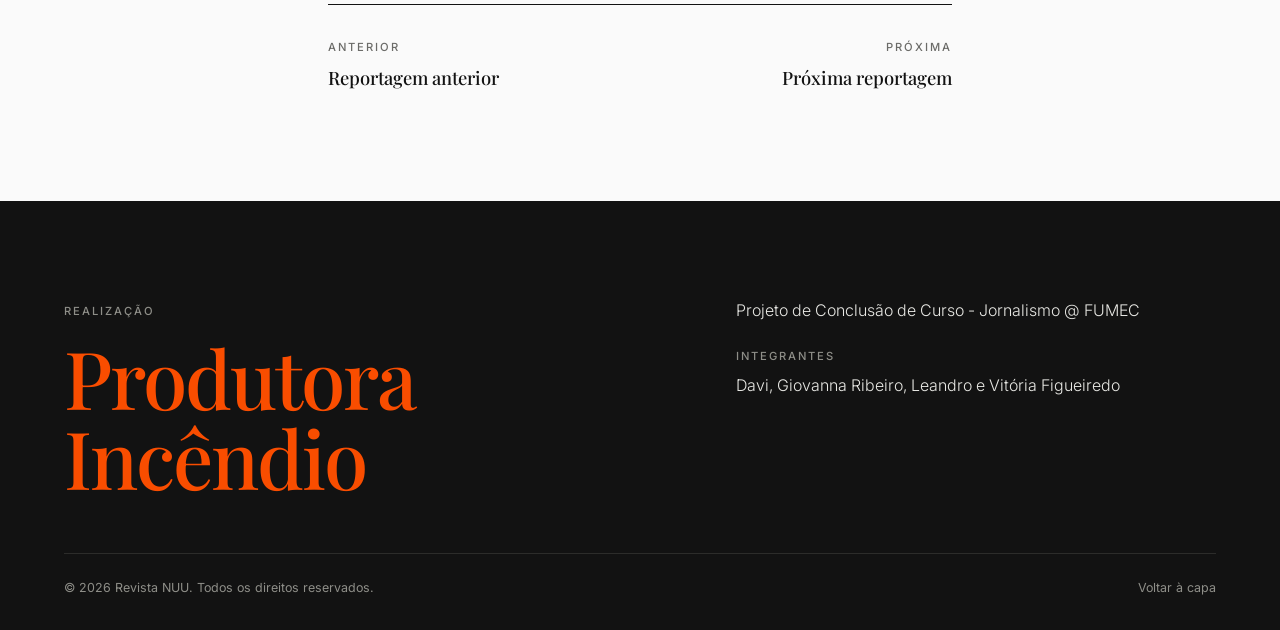
<file: reportagem-2.html>
<!DOCTYPE html>
<html lang="pt-BR">
<head>
<meta charset="utf-8">
<meta name="viewport" content="width=device-width, initial-scale=1, viewport-fit=cover">
<title>Sangue, Ferro e Silêncio | Revista NUU</title>
<meta name="description" content="Moradores se acostumam a viver com o medo que, há pelo menos 50 anos, toma a cidade de Mutum">
<meta name="theme-color" content="#FAFAFA">
<meta property="og:title" content="Sangue, Ferro e Silêncio | Revista NUU">
<meta property="og:description" content="Moradores se acostumam a viver com o medo que, há pelo menos 50 anos, toma a cidade de Mutum">
<link rel="icon" href="data:image/svg+xml,%3Csvg xmlns='http://www.w3.org/2000/svg' viewBox='0 0 64 64'%3E%3Crect width='64' height='64' fill='%23121212'/%3E%3Ctext x='32' y='46' font-size='38' text-anchor='middle' font-family='serif' fill='%23F94D00'%3EN%3C/text%3E%3C/svg%3E">
<link rel="preconnect" href="https://fonts.googleapis.com">
<link rel="preconnect" href="https://fonts.gstatic.com" crossorigin>
<link href="https://fonts.googleapis.com/css2?family=Inter:wght@300;400;500&family=Playfair+Display:ital,wght@0,400;0,500;0,600;1,400&display=swap" rel="stylesheet">
<link rel="stylesheet" href="style.css">
</head>
<body data-leitura>
<a class="skip" href="#conteudo">Ir para o conteúdo</a>
<header class="bar on" id="bar">
  <div class="wrap">
    <a class="wm" href="index.html" aria-label="Revista NUU, página inicial">NUU</a>
    <nav class="links" aria-label="Principal"><a class="lnk" href="missao.html">Missão e Valores</a><a class="lnk" href="index.html#indice">Índice</a></nav>
  </div>
  <div class="prog" id="prog" aria-hidden="true"></div>
</header>

<main id="conteudo" class="artigo vw">
  <div class="wrap">
    <a class="volta mic" href="index.html#indice">Voltar ao índice</a>
    <article>
      <header>
        <h1>Sangue, Ferro e Silêncio</h1>
        <p class="sub">Moradores se acostumam a viver com o medo que, há pelo menos 50 anos, toma a cidade de Mutum</p>
        <p class="by mic"><span>Leandro Alves</span><span>24 de novembro de 2026</span></p>
      </header>
      <figure class="destaque">
        <img src="imagens/reportagem-2-abertura.jpg" width="1350" height="480" alt="Ilustração em tons escuros de um homem de torso nu, com expressão tensa, sobre fundo preto e um tecido vermelho atrás dos ombros.">
        <figcaption>Uma das vítima da chacina de Córrego Ponte Alta, em Mutum<span class="cred">Crédito: Guilherme Dias e Thales Valle</span></figcaption>
      </figure>
      <div class="corpo">
      <!-- Texto da reportagem. <h2> = intertítulo, <p> = parágrafo. -->
      <h2>Cena 1 - As mortes:</h2>
      <p class="mic dateline">5 de novembro de 2025</p>
      <p class="cap">Na têmpora direita, um buraco de bala. Ela tinha apenas 18 anos. O sangue escorria da testa, se dividia na “foz em delta” formada pelo nariz e manchava todo o rosto. Na boca, o líquido, já seco, formava um sorriso sem graça. Da nuca escorria outra parte do sangue que, por teimosia, serpenteava pela terra até formar uma pequena poça. O líquido de tom bordô umedecia o solo e alcançava as raízes de um sentimento que será extensamente abordado nesta reportagem: o medo.</p>
      <p>Dentro de casa, ainda com os olhos abertos como quem registra seu último momento, o dono da propriedade está inerte no chão. Sessenta anos tinha o senhor. Na barba branca havia uma mancha de sangue, do lado esquerdo. O restante do rosto estava limpo. Porém, sob a nuca surgia um extenso sangramento, que tomava o chão ao seu redor. Não bastasse, durante o exame pericial, a Polícia Civil encontrou mais um corpo nos arredores da casa. A mulher, que tinha cerca de 32 anos, também foi desvivida. Pelo o que tudo indica, era amiga da jovem baleada na cabeça. Ao todo, 15 cápsulas de uma pistola 9mm foram encontradas</p>
      <p>“Foi no Córrego Ponte Alta, na zona rural daqui de Mutum”, perguntei todo animado, tentando confirmar a informação com as fontes. Quanto terminei de dizer, pude captar o medo e a desconfiança que pairavam ali no ar. Mas, se bem que não te contei como cheguei até ali, né?</p>
      <h2>Cena 2 - As fontes</h2>
      <p>Desembarquei no Terminal Rodoviário de Mutum, no Vale do Rio Doce, em 15 de agosto de 2026. Logo logo saí dali, na tentativa de dar uma rápida volta pela praça Benedito Valadares. Ela estava em reforma, então não foi nada lá muito emocionante. Ao menos foi possível tirar algumas fotos do lugar, que estava vazio. Eram mais ou menos 6h10, então talvez esse seja o motivo.</p>
      <p>Depois de uma ou outra fotografia, parei um táxi e dei o endereço de onde iria. Era uma casa próxima ao distrito de Centenário, na zona rural do município. Em coisa de cinco minutos entramos na estrada de terra e seguimos para o lugar. Por conta de algumas pedrinhas, o carro sambava de um lado pro outro, como se estivesse se apresentando em alguma escola de samba na Marquês de Sapucaí.</p>
      <p>Bem, agora já estamos situados, não é mesmo? Voltemos às fontes. Animado até agora a pouco, Rogério Cunha* (nome modificado por segurança), de 51 anos, mudou o rosto. Ele até tentou disfarçar o desconforto, buscou mudar de assunto, mas não teve muito jeito. “É rapaz, pra aqueles lados de Ponte Alta o negócio é perigoso mesmo. Depois do tráfico então, piorou demais. Pistoleiro tá achando emprego”, disse ele meio desenxabido. Conforme Cunha, a coisa toda passa a esquentar no distrito de Roseiral, perto da divisa com o Espírito Santo.</p>
      <p>Motorista de uma empresa de laticínio, o homem está acostumado a rodar por aquelas bandas. Mas deixa claro, de noite não tem jeito. “É cair a luz e o povo começa a trabalhar. Eu não paro pra ajudar ninguém de noite”, comenta. O medo de uma possível emboscada não vem só dele, mas é compartilhado por pelo menos 30 funcionários. Segundo Cunha, o negócio é tentar prevenir e seguir a vida. O tempo ao lado da família e junto da plantação de café - cerca de 700 pés do tipo conilon e 300 do arábica - ajudava a espairecer e aliviar a tensão.</p>
      <figure class="retrato">
        <img src="imagens/reportagem-2-estrada.jpg" width="1356" height="2048" loading="lazy" decoding="async" alt="Estrada de terra em curva, entre morros e vegetação, ao entardecer, sob um céu azul-arroxeado.">
        <figcaption>Estrada rural por onde passam os caminhões. Na beira da estrada, pés de café dividem espaço com o pasto<span class="cred">Crédito: Leandro Alves</span></figcaption>
      </figure>
      <p>O plano, inclusive, é esse. Cuidar dos pés de café, plantar um bocado de mandioca, dar o “de comer” às poucas cabeças de gado que ali estão e passar longe de encrenca. Talvez você, caro leitor, acostumado com aquele vai e vem interminável das metrópoles, esteja tão distante desta realidade que não pare para pensar nos conhecimentos do interior. São as sabedorias da terra e dos rios que ainda mantém viva - mesmo que respirando por aparelhos - a natureza deste país. Mas isso é um assunto para outra reportagem.</p>
      <h2>Cena 3 - A pistolagem</h2>
      <p>Não foi só o homem quem ficou desconfortável. Seus pais também. Com 81 anos de idade, Robert Freitas* tinha a animação e o humor de um jovem no alto dos seus vinte e poucos. Quando me viu perguntar sobre a morte do ex-prefeito Gentil Simões Caldeira, em 1972, Freitas fingiu que não era com ele. Deu uma encarada no copo de café, pegou mais um pedaço da broa de arroz e foi “rebolar” o queixo.</p>
      <p>Quem começou a contar a história foi a esposa, Rebecca Freitas*, de 83. Era 4 de setembro de 1972. Ela chegava de viagem, após ter ido visitar alguns parentes no Espírito Santo. O ônibus, porém, foi parado por alguns policiais logo na entrada da cidade. “Eles queriam achar armas com o povo, mas eu tava carregando só o meu menino no colo. Ele tava com 9 meses, mas quem disse que eles acreditaram. ‘Destampa esse negócio aí que eu quero ver o que que é’, um deles falou comigo”.</p>
      <p>Eram homens do Departamento de Ordem Política e Social (Dops). Cerca de 100 agentes haviam desembarcado na cidade, acompanhados de policiais civis e militares. O planejamento era fazer uma operação de “caça aos pistoleiros”, além de uma larga apreensão de armas. Segundo ela, truculência e falta de paciência eram marcas registradas daqueles homens enviados pelo Estado. “Eles ainda reviraram a minha bolsa para ver se tinha alguma coisa ali dentro. Depois de não encontrarem nada, me mandaram sair do ônibus e seguir a pé para a casa”, relata Rebecca.</p>
      <p>“Aqui na época já era cheio de pistoleiro. Direto a gente ouvia falar do Nicolino e do Alô (Geraldo Lamarca)”, disse Robert Freitas, como quem tivesse perdido o medo. De fato, o sobrenome Lamarca dominava o local. Geraldo, José e Nicolino eram pistoleiros conhecidos da região. Eles aceitavam aquelas empreitadas em que seriam bem remunerados, não interessava quem tivessem de “apagar”.</p>
      <figure class="paisagem">
        <img src="imagens/reportagem-2-lamarca.jpg" width="1661" height="1036" loading="lazy" decoding="async" alt="Fotografia de arquivo em preto e branco de três homens lado a lado.">
        <figcaption>Os famosos irmãos Lamarca são presos pela Operação Mutum<span class="cred">Crédito: OGlobo / Arquivo Mineiro</span></figcaption>
      </figure>
      <p>O trio, e o medo gerado por ele, ganharam fama nacional, estampando as capas de diversos jornais do país. Na época, crianças deixaram de brincar e de ir às escolas. Até mesmo os pais tinham receio de sair às ruas e, por uma nefasta ironia do destino, acabarem mortos. “Tempos atrás nós íamos a festas, agora nós vamos a enterros”, disse a estudante Marlene Machado ao Jornal do Brasil, na época da investigação.</p>
      <p>Após quatro dias de operação das forças de segurança em Mutum, os irmãos se juntaram a outros 26 pistoleiros presos. Com eles, mais de 800 armas, entre carabinas, pistolas e facas, foram apreendidas. Mesmo com as suspeitas de vários, nenhum dos Lamarca matou Gentil Simões.</p>
      <h2>Cena 4 - Desejo de sangue</h2>
      <p>Ainda estamos em 1972. O pistoleiro Vantuil Gonçalves confessou ter assassinado o ex-prefeito em troca de alguns Cruzeiros. Com o cabelo “lambido”e uma franja que cai sobre a testa, o criminoso manteve o sorriso na maioria das fotos que lhe foram tiradas. Em apenas uma ele aparece com semblante fechado, enquanto dava depoimento à Polícia Civil.</p>
      <figure class="quadrada">
        <img src="imagens/reportagem-2-vantuil.jpg" width="1096" height="1119" loading="lazy" decoding="async" alt="Fotografia de arquivo em preto e branco de um homem de cabelo escuro e franja, sorrindo de lado, com a mão junto à testa.">
        <figcaption>Acostumado a matar, o pistoleiro Vantuil Gonçalves foi preso pelo assassinato de Gentil Simões Caldeira<span class="cred">Crédito: OGlobo / Arquivo Mineiro</span></figcaption>
      </figure>
      <p>“Eu tinha apenas 13 anos quando vovô matou papai. Procurei esquecer, trabalhando de sol a sol. Depois, num baile, matei um que precisava morrer. Os outros vieram naturalmente, com o tempo”, declarou Gonçalves na época. A violência o rodeava desde a infância, como se ditasse o caminho que seria trilhado ao longo da vida. Conforme o homem, quando alguém o contratava, ele até tentava pensar em outra coisa. O crime, porém, não lhe saía da mente, até que então o executava.</p>
      <p>Pela morte de Gentil recebeu apenas a metade dos 3 mil Cruzeiros acertados com os mandantes Danilo Eutrópio e Valdemar  José de Oliveira, também conhecido Valdemar “Beijo”.</p>
      <p>Antes de ser pego, o pistoleiro juntou a grana e viajou ao Rio de Janeiro. Na cidade maravilhosa, Gonçalves foi à algumas festas, comprou roupas e se registrou como Valter de Oliveira no cartório. Aproveitou que estava por lá e tirou um título de eleitor com o novo nome.</p>
      <p>É como diz o ditado: “novo nome, vida nova”, ou algo do gênero. Os velhos hábitos, todavia, não desaparecem tão rápido. Para tirar os documentos falsos, o pistoleiro pagou 150 Cruzeiros ao dono do cartório; saiu de lá e foi se abrigar em um barracão no Jacarezinho, onde foi pego.</p>
      <h2>Cena 5 - O ciclo</h2>
      <p>Desde lá, 54 anos já se passaram. A violência local, seja causada pela pistolagem ou pelo tráfico, não diminuiu. Na realidade, as raízes do medo tornaram-se cada vez mais profundas, num crescimento selvático e irrastreável. Entre janeiro e agosto de 2026, 6 homicídios foram confirmados na cidade de apenas 26 mil habitantes.</p>
      <p>O número representa um aumento de 200% nas ocorrências em relação a 2025, quando 7 pessoas foram mortas, entre janeiro e dezembro. Os dados são do Observatório de Segurança Pública da Secretaria de Justiça e Segurança Pública de Minas Gerais (Sejusp).</p>
      <p>No início de outubro, cerca de 2 meses após voltar para casa, recebo de uma fonte um vídeo pitoresco. Era uma troca de tiros entre dois homens, de 30 e 29 anos, que ocorria numa praça em São Francisco de Humaitá, distrito de Mutum. A cena parecia ter sido tirada de um daqueles filmes de “bangue-bangue”, onde dois personagens armados duelam até a morte. A motivação para a troca de tiros, ao que tudo indica, era a disputa por um isqueiro.</p>
      <figure class="retrato">
        <img src="imagens/reportagem-2-troca-de-tiros.jpg" width="786" height="1185" loading="lazy" decoding="async" alt="Imagem de vídeo em baixa resolução, à noite, com uma figura em silhueta de braço estendido junto a motocicletas.">
        <figcaption>Com 30 anos, o homem teve a morte documentada por moradores<span class="cred">Crédito: Redes Sociais / Reprodução</span></figcaption>
      </figure>
      <p>Em meio aos disparos, os dois acabaram se atingindo. Mesmo ferido, o suspeito foi para cima do “adversário”, que estava caído no chão, em uma tentativa de começar uma luta corporal. Durante a briga, um terceiro envolvido - que supostamente seria primo do agressor - pegou um revólver calibre .38 que estava caído no chão. Ele atirou diversas vezes contra a vítima. Depois parou, chutou o homem e fugiu do local.</p>
      <p>Um morto, um hospitalizado, um foragido.</p>
      </div>
    </article>
    <nav class="seg" aria-label="Outras reportagens"><a href="reportagem-1.html"><span class="mic">Anterior</span><b>Reportagem anterior</b></a><a href="reportagem-3.html"><span class="mic">Próxima</span><b>Próxima reportagem</b></a></nav>
  </div>
</main>
<footer>
  <div class="wrap">
    <div class="fg">
      <div><span class="mic">Realização</span><p class="prod">Produtora Incêndio</p></div>
      <div>
        <p>Projeto de Conclusão de Curso - Jornalismo @ FUMEC</p>
        <span class="mic" style="display:block;margin:1.5rem 0 .5rem">Integrantes</span>
        <p>Davi, Giovanna Ribeiro, Leandro e Vitória Figueiredo</p>
      </div>
    </div>
    <div class="fim"><span>© 2026 Revista NUU. Todos os direitos reservados.</span><a href="index.html">Voltar à capa</a></div>
  </div>
</footer>
<script src="script.js"></script>
</body>
</html>
</file>
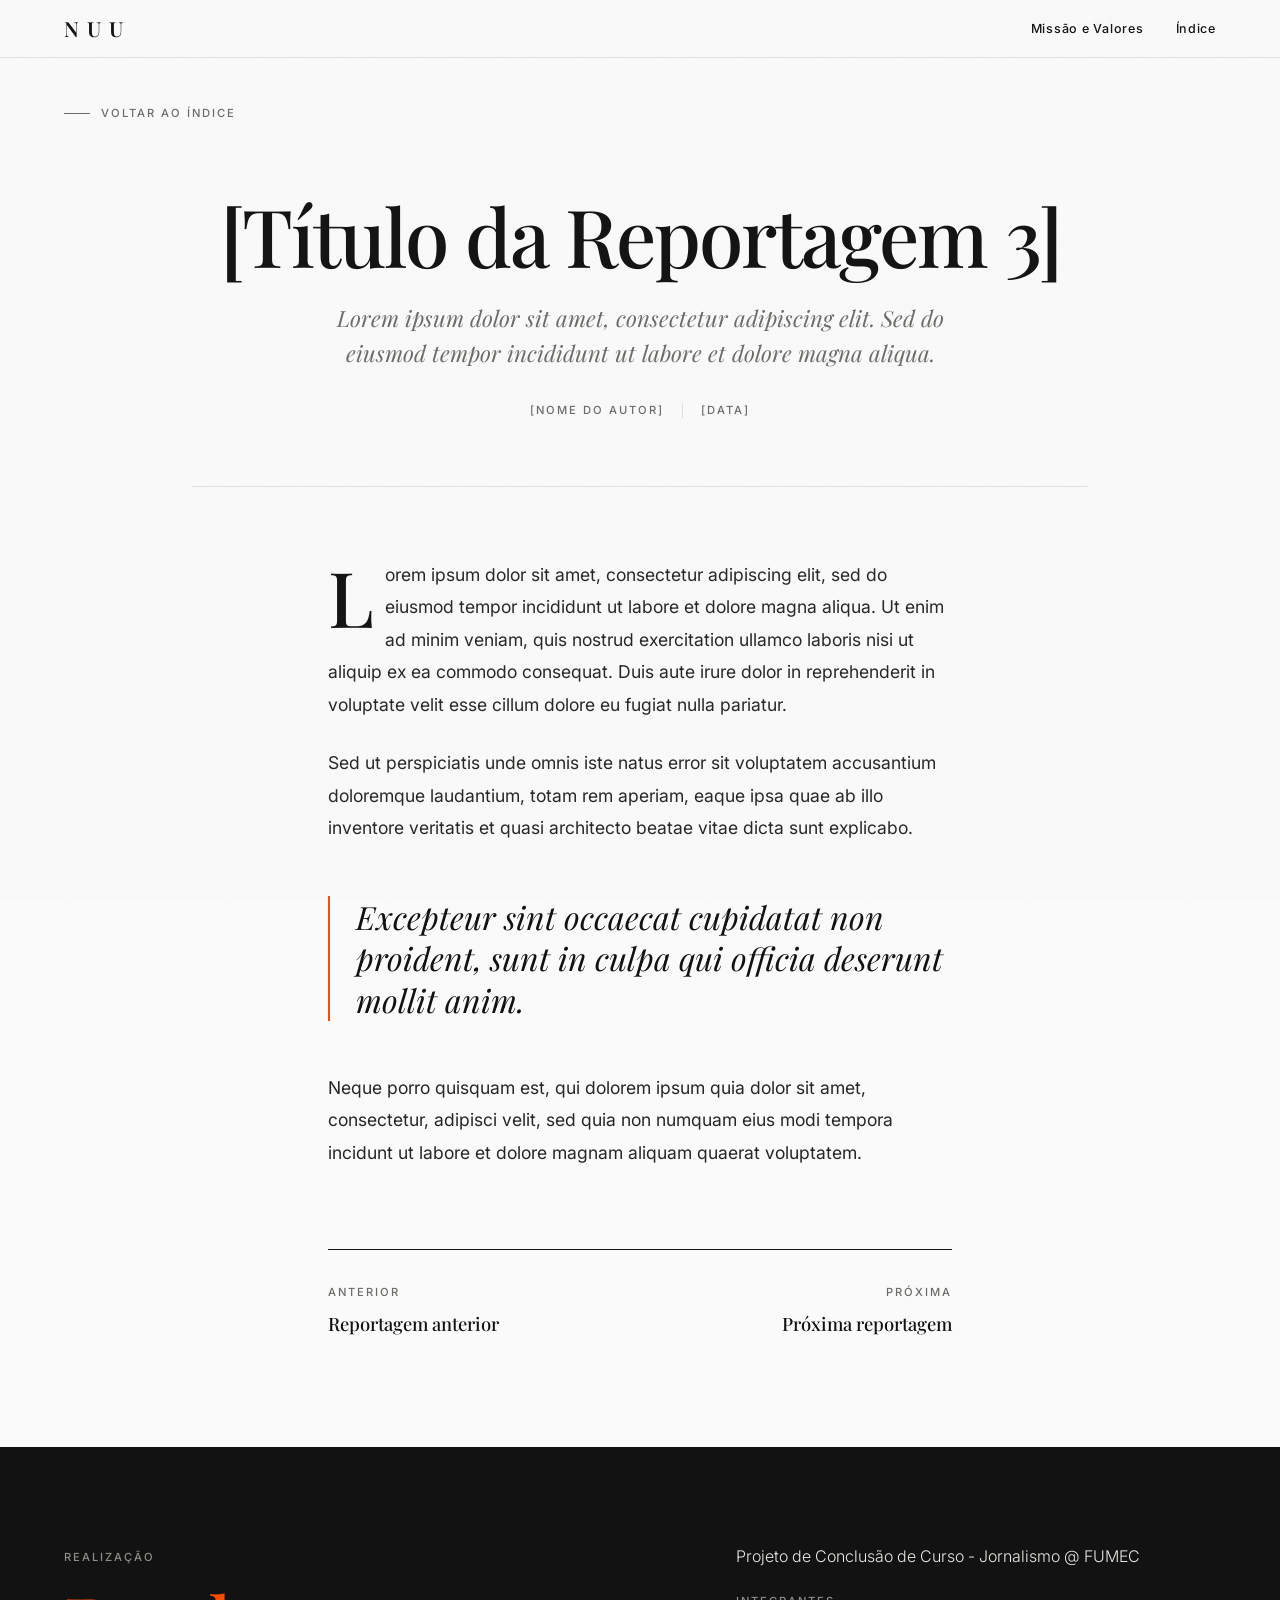
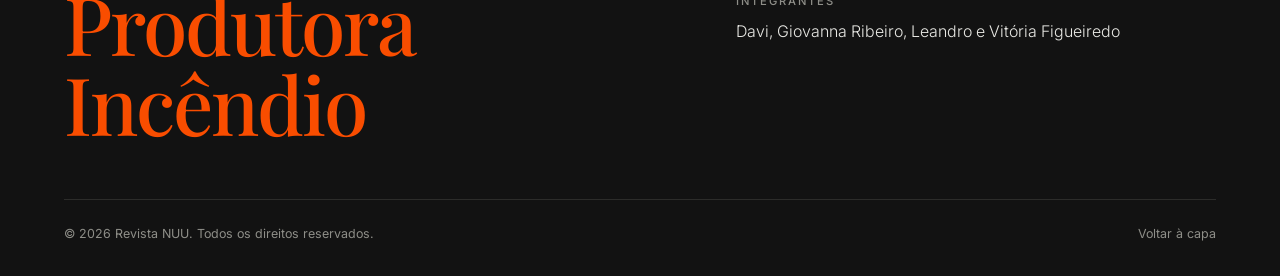
<file: reportagem-3.html>
<!DOCTYPE html>
<html lang="pt-BR">
<head>
<meta charset="utf-8">
<meta name="viewport" content="width=device-width, initial-scale=1, viewport-fit=cover">
<title>[Título da Reportagem 3] | Revista NUU</title>
<meta name="description" content="Revista NUU. Projeto de Conclusão de Curso - Jornalismo @ FUMEC.">
<meta name="theme-color" content="#FAFAFA">
<meta property="og:title" content="[Título da Reportagem 3] | Revista NUU">
<meta property="og:description" content="Projeto de Conclusão de Curso - Jornalismo @ FUMEC.">
<link rel="icon" href="data:image/svg+xml,%3Csvg xmlns='http://www.w3.org/2000/svg' viewBox='0 0 64 64'%3E%3Crect width='64' height='64' fill='%23121212'/%3E%3Ctext x='32' y='46' font-size='38' text-anchor='middle' font-family='serif' fill='%23F94D00'%3EN%3C/text%3E%3C/svg%3E">
<link rel="preconnect" href="https://fonts.googleapis.com">
<link rel="preconnect" href="https://fonts.gstatic.com" crossorigin>
<link href="https://fonts.googleapis.com/css2?family=Inter:wght@300;400;500&family=Playfair+Display:ital,wght@0,400;0,500;0,600;1,400&display=swap" rel="stylesheet">
<link rel="stylesheet" href="style.css">
</head>
<body data-leitura>
<a class="skip" href="#conteudo">Ir para o conteúdo</a>
<header class="bar on" id="bar">
  <div class="wrap">
    <a class="wm" href="index.html" aria-label="Revista NUU, página inicial">NUU</a>
    <nav class="links" aria-label="Principal"><a class="lnk" href="missao.html">Missão e Valores</a><a class="lnk" href="index.html#indice">Índice</a></nav>
  </div>
  <div class="prog" id="prog" aria-hidden="true"></div>
</header>

<main id="conteudo" class="artigo vw">
  <div class="wrap">
    <a class="volta mic" href="index.html#indice">Voltar ao índice</a>
    <article>
      <header>
        <h1>[Título da Reportagem 3]</h1>
        <p class="sub">Lorem ipsum dolor sit amet, consectetur adipiscing elit. Sed do eiusmod tempor incididunt ut labore et dolore magna aliqua.</p>
        <p class="by mic"><span>[Nome do Autor]</span><span>[Data]</span></p>
      </header>
      <div class="corpo">
      <!-- SUBSTITUA os parágrafos abaixo pelo texto da reportagem. Use <p> para parágrafos, <h2> para intertítulos e <blockquote> para citações. -->
      <p class="cap">Lorem ipsum dolor sit amet, consectetur adipiscing elit, sed do eiusmod tempor incididunt ut labore et dolore magna aliqua. Ut enim ad minim veniam, quis nostrud exercitation ullamco laboris nisi ut aliquip ex ea commodo consequat. Duis aute irure dolor in reprehenderit in voluptate velit esse cillum dolore eu fugiat nulla pariatur.</p>
      <p>Sed ut perspiciatis unde omnis iste natus error sit voluptatem accusantium doloremque laudantium, totam rem aperiam, eaque ipsa quae ab illo inventore veritatis et quasi architecto beatae vitae dicta sunt explicabo.</p>
      <blockquote>Excepteur sint occaecat cupidatat non proident, sunt in culpa qui officia deserunt mollit anim.</blockquote>
      <p>Neque porro quisquam est, qui dolorem ipsum quia dolor sit amet, consectetur, adipisci velit, sed quia non numquam eius modi tempora incidunt ut labore et dolore magnam aliquam quaerat voluptatem.</p>
      </div>
    </article>
    <nav class="seg" aria-label="Outras reportagens"><a href="reportagem-2.html"><span class="mic">Anterior</span><b>Reportagem anterior</b></a><a href="reportagem-4.html"><span class="mic">Próxima</span><b>Próxima reportagem</b></a></nav>
  </div>
</main>
<footer>
  <div class="wrap">
    <div class="fg">
      <div><span class="mic">Realização</span><p class="prod">Produtora Incêndio</p></div>
      <div>
        <p>Projeto de Conclusão de Curso - Jornalismo @ FUMEC</p>
        <span class="mic" style="display:block;margin:1.5rem 0 .5rem">Integrantes</span>
        <p>Davi, Giovanna Ribeiro, Leandro e Vitória Figueiredo</p>
      </div>
    </div>
    <div class="fim"><span>© 2026 Revista NUU. Todos os direitos reservados.</span><a href="index.html">Voltar à capa</a></div>
  </div>
</footer>
<script src="script.js"></script>
</body>
</html>
</file>
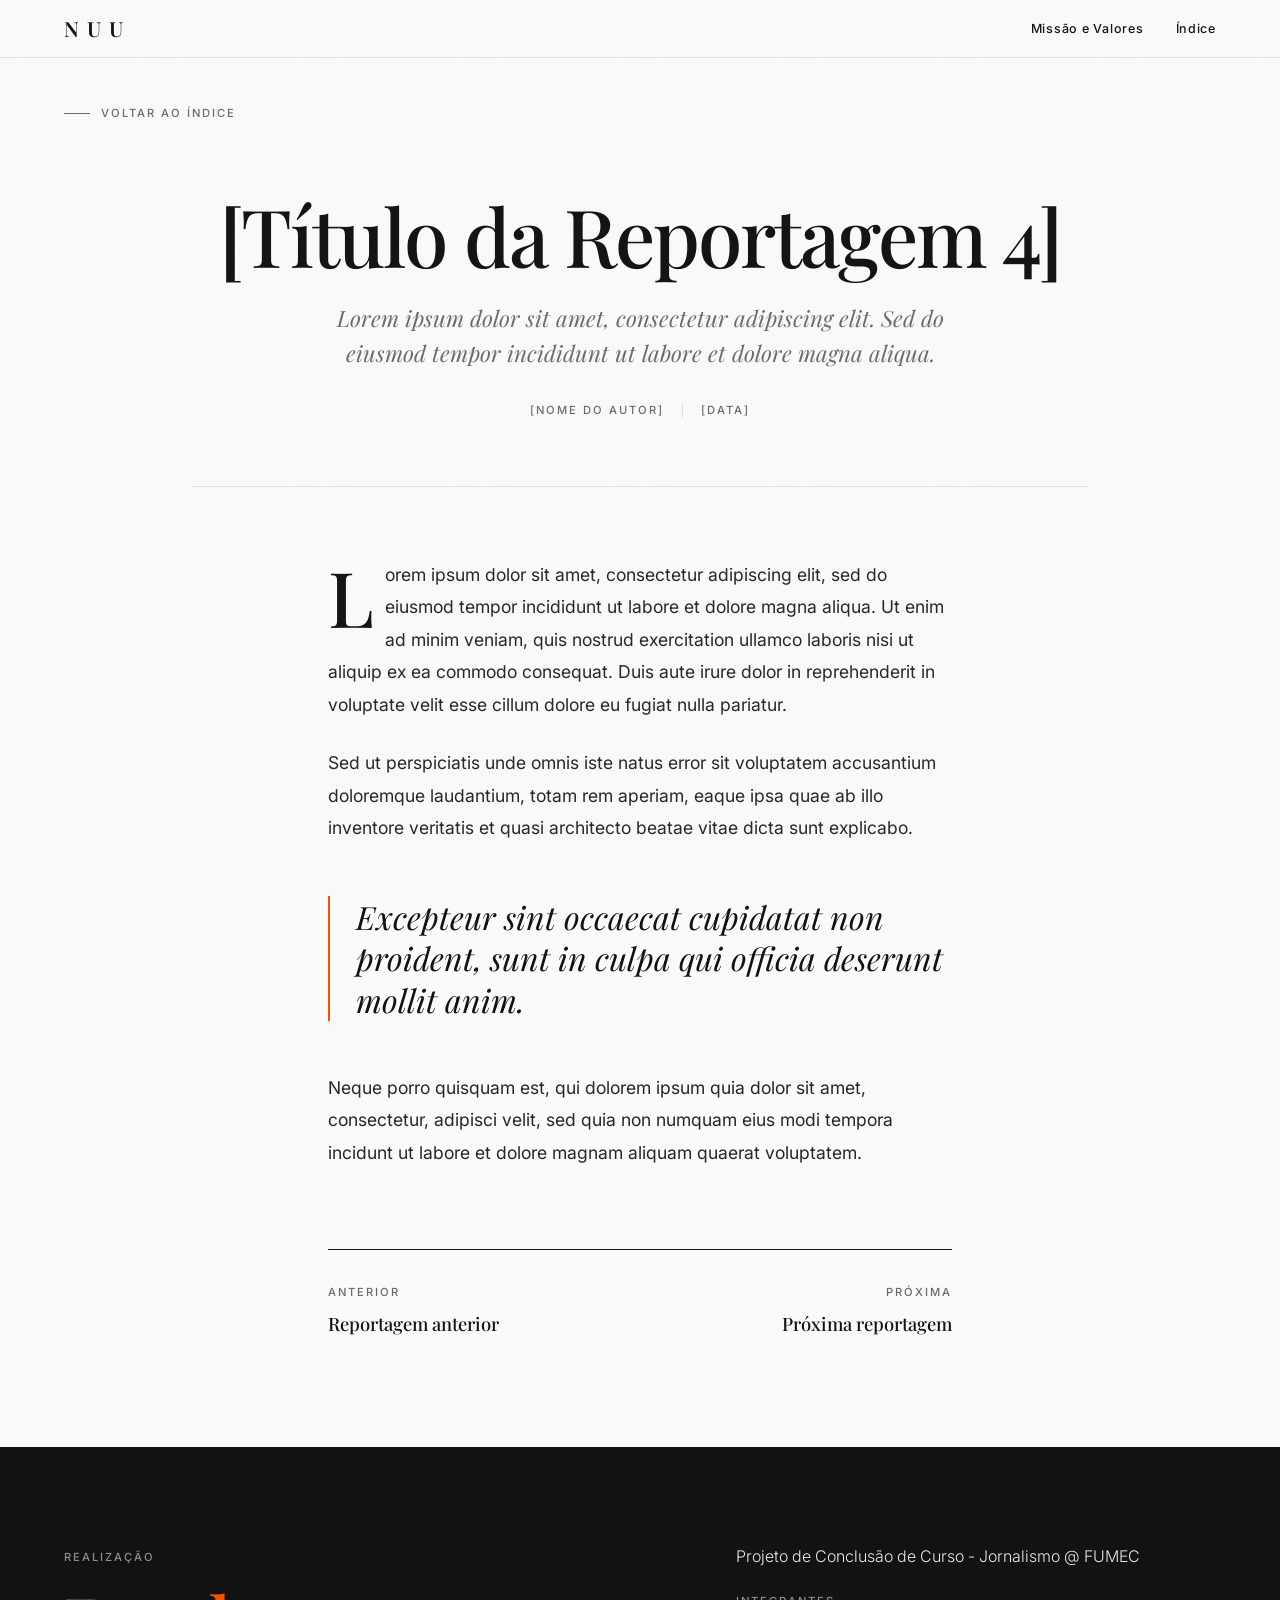
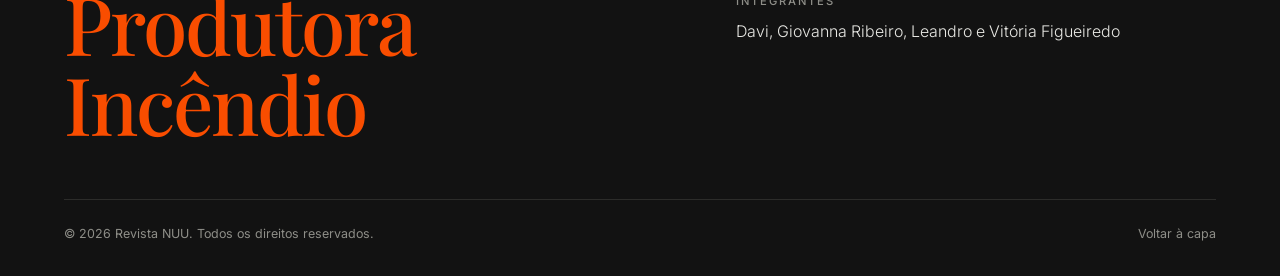
<file: reportagem-4.html>
<!DOCTYPE html>
<html lang="pt-BR">
<head>
<meta charset="utf-8">
<meta name="viewport" content="width=device-width, initial-scale=1, viewport-fit=cover">
<title>[Título da Reportagem 4] | Revista NUU</title>
<meta name="description" content="Revista NUU. Projeto de Conclusão de Curso - Jornalismo @ FUMEC.">
<meta name="theme-color" content="#FAFAFA">
<meta property="og:title" content="[Título da Reportagem 4] | Revista NUU">
<meta property="og:description" content="Projeto de Conclusão de Curso - Jornalismo @ FUMEC.">
<link rel="icon" href="data:image/svg+xml,%3Csvg xmlns='http://www.w3.org/2000/svg' viewBox='0 0 64 64'%3E%3Crect width='64' height='64' fill='%23121212'/%3E%3Ctext x='32' y='46' font-size='38' text-anchor='middle' font-family='serif' fill='%23F94D00'%3EN%3C/text%3E%3C/svg%3E">
<link rel="preconnect" href="https://fonts.googleapis.com">
<link rel="preconnect" href="https://fonts.gstatic.com" crossorigin>
<link href="https://fonts.googleapis.com/css2?family=Inter:wght@300;400;500&family=Playfair+Display:ital,wght@0,400;0,500;0,600;1,400&display=swap" rel="stylesheet">
<link rel="stylesheet" href="style.css">
</head>
<body data-leitura>
<a class="skip" href="#conteudo">Ir para o conteúdo</a>
<header class="bar on" id="bar">
  <div class="wrap">
    <a class="wm" href="index.html" aria-label="Revista NUU, página inicial">NUU</a>
    <nav class="links" aria-label="Principal"><a class="lnk" href="missao.html">Missão e Valores</a><a class="lnk" href="index.html#indice">Índice</a></nav>
  </div>
  <div class="prog" id="prog" aria-hidden="true"></div>
</header>

<main id="conteudo" class="artigo vw">
  <div class="wrap">
    <a class="volta mic" href="index.html#indice">Voltar ao índice</a>
    <article>
      <header>
        <h1>[Título da Reportagem 4]</h1>
        <p class="sub">Lorem ipsum dolor sit amet, consectetur adipiscing elit. Sed do eiusmod tempor incididunt ut labore et dolore magna aliqua.</p>
        <p class="by mic"><span>[Nome do Autor]</span><span>[Data]</span></p>
      </header>
      <div class="corpo">
      <!-- SUBSTITUA os parágrafos abaixo pelo texto da reportagem. Use <p> para parágrafos, <h2> para intertítulos e <blockquote> para citações. -->
      <p class="cap">Lorem ipsum dolor sit amet, consectetur adipiscing elit, sed do eiusmod tempor incididunt ut labore et dolore magna aliqua. Ut enim ad minim veniam, quis nostrud exercitation ullamco laboris nisi ut aliquip ex ea commodo consequat. Duis aute irure dolor in reprehenderit in voluptate velit esse cillum dolore eu fugiat nulla pariatur.</p>
      <p>Sed ut perspiciatis unde omnis iste natus error sit voluptatem accusantium doloremque laudantium, totam rem aperiam, eaque ipsa quae ab illo inventore veritatis et quasi architecto beatae vitae dicta sunt explicabo.</p>
      <blockquote>Excepteur sint occaecat cupidatat non proident, sunt in culpa qui officia deserunt mollit anim.</blockquote>
      <p>Neque porro quisquam est, qui dolorem ipsum quia dolor sit amet, consectetur, adipisci velit, sed quia non numquam eius modi tempora incidunt ut labore et dolore magnam aliquam quaerat voluptatem.</p>
      </div>
    </article>
    <nav class="seg" aria-label="Outras reportagens"><a href="reportagem-3.html"><span class="mic">Anterior</span><b>Reportagem anterior</b></a><a href="reportagem-5.html"><span class="mic">Próxima</span><b>Próxima reportagem</b></a></nav>
  </div>
</main>
<footer>
  <div class="wrap">
    <div class="fg">
      <div><span class="mic">Realização</span><p class="prod">Produtora Incêndio</p></div>
      <div>
        <p>Projeto de Conclusão de Curso - Jornalismo @ FUMEC</p>
        <span class="mic" style="display:block;margin:1.5rem 0 .5rem">Integrantes</span>
        <p>Davi, Giovanna Ribeiro, Leandro e Vitória Figueiredo</p>
      </div>
    </div>
    <div class="fim"><span>© 2026 Revista NUU. Todos os direitos reservados.</span><a href="index.html">Voltar à capa</a></div>
  </div>
</footer>
<script src="script.js"></script>
</body>
</html>
</file>
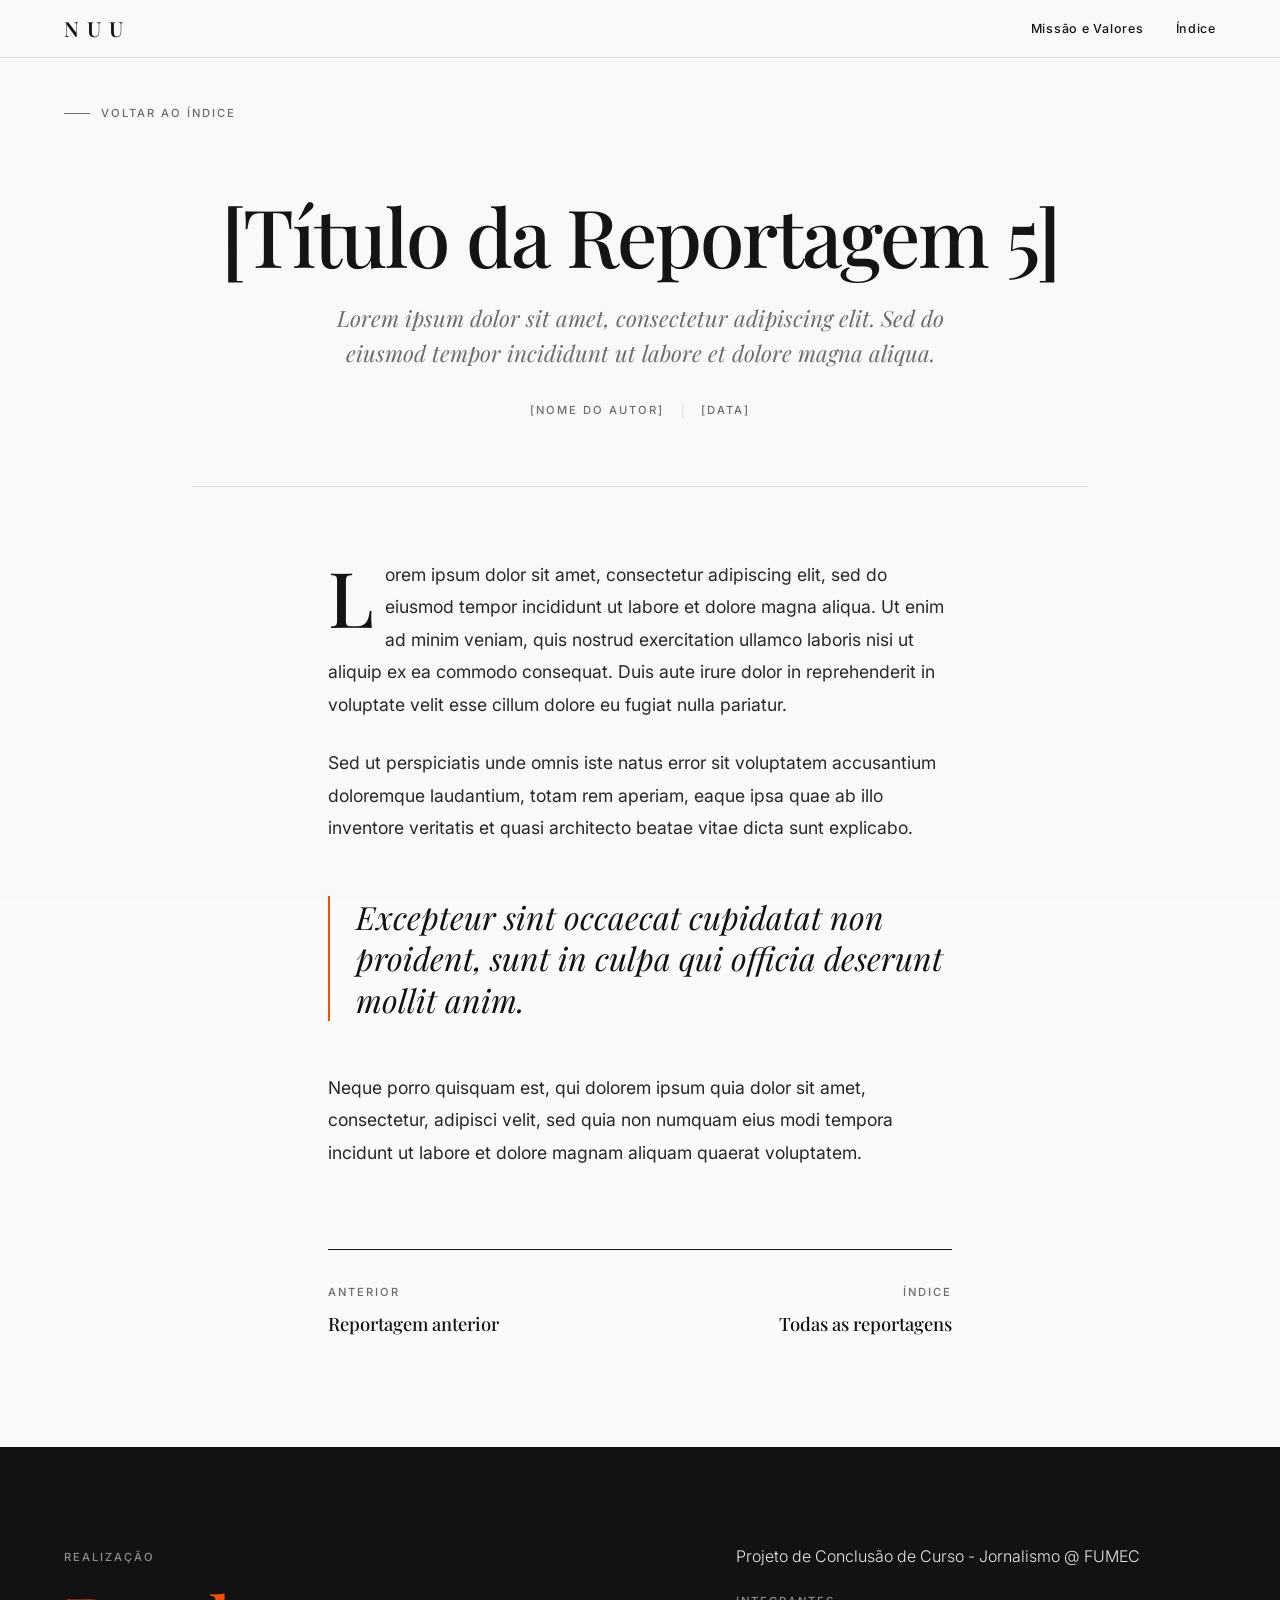
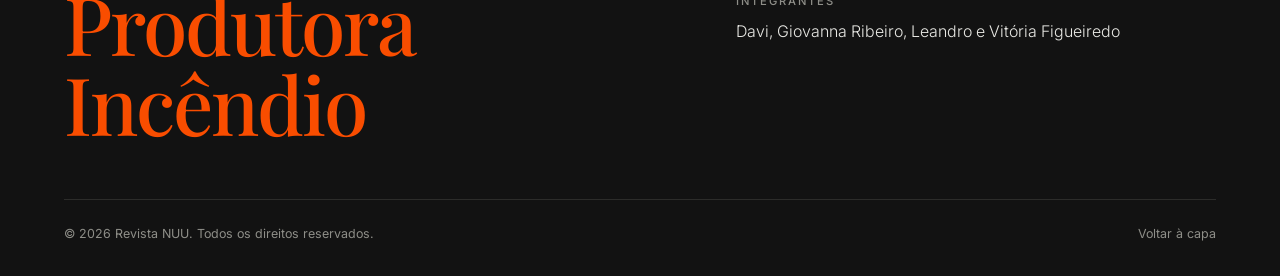
<file: reportagem-5.html>
<!DOCTYPE html>
<html lang="pt-BR">
<head>
<meta charset="utf-8">
<meta name="viewport" content="width=device-width, initial-scale=1, viewport-fit=cover">
<title>[Título da Reportagem 5] | Revista NUU</title>
<meta name="description" content="Revista NUU. Projeto de Conclusão de Curso - Jornalismo @ FUMEC.">
<meta name="theme-color" content="#FAFAFA">
<meta property="og:title" content="[Título da Reportagem 5] | Revista NUU">
<meta property="og:description" content="Projeto de Conclusão de Curso - Jornalismo @ FUMEC.">
<link rel="icon" href="data:image/svg+xml,%3Csvg xmlns='http://www.w3.org/2000/svg' viewBox='0 0 64 64'%3E%3Crect width='64' height='64' fill='%23121212'/%3E%3Ctext x='32' y='46' font-size='38' text-anchor='middle' font-family='serif' fill='%23F94D00'%3EN%3C/text%3E%3C/svg%3E">
<link rel="preconnect" href="https://fonts.googleapis.com">
<link rel="preconnect" href="https://fonts.gstatic.com" crossorigin>
<link href="https://fonts.googleapis.com/css2?family=Inter:wght@300;400;500&family=Playfair+Display:ital,wght@0,400;0,500;0,600;1,400&display=swap" rel="stylesheet">
<link rel="stylesheet" href="style.css">
</head>
<body data-leitura>
<a class="skip" href="#conteudo">Ir para o conteúdo</a>
<header class="bar on" id="bar">
  <div class="wrap">
    <a class="wm" href="index.html" aria-label="Revista NUU, página inicial">NUU</a>
    <nav class="links" aria-label="Principal"><a class="lnk" href="missao.html">Missão e Valores</a><a class="lnk" href="index.html#indice">Índice</a></nav>
  </div>
  <div class="prog" id="prog" aria-hidden="true"></div>
</header>

<main id="conteudo" class="artigo vw">
  <div class="wrap">
    <a class="volta mic" href="index.html#indice">Voltar ao índice</a>
    <article>
      <header>
        <h1>[Título da Reportagem 5]</h1>
        <p class="sub">Lorem ipsum dolor sit amet, consectetur adipiscing elit. Sed do eiusmod tempor incididunt ut labore et dolore magna aliqua.</p>
        <p class="by mic"><span>[Nome do Autor]</span><span>[Data]</span></p>
      </header>
      <div class="corpo">
      <!-- SUBSTITUA os parágrafos abaixo pelo texto da reportagem. Use <p> para parágrafos, <h2> para intertítulos e <blockquote> para citações. -->
      <p class="cap">Lorem ipsum dolor sit amet, consectetur adipiscing elit, sed do eiusmod tempor incididunt ut labore et dolore magna aliqua. Ut enim ad minim veniam, quis nostrud exercitation ullamco laboris nisi ut aliquip ex ea commodo consequat. Duis aute irure dolor in reprehenderit in voluptate velit esse cillum dolore eu fugiat nulla pariatur.</p>
      <p>Sed ut perspiciatis unde omnis iste natus error sit voluptatem accusantium doloremque laudantium, totam rem aperiam, eaque ipsa quae ab illo inventore veritatis et quasi architecto beatae vitae dicta sunt explicabo.</p>
      <blockquote>Excepteur sint occaecat cupidatat non proident, sunt in culpa qui officia deserunt mollit anim.</blockquote>
      <p>Neque porro quisquam est, qui dolorem ipsum quia dolor sit amet, consectetur, adipisci velit, sed quia non numquam eius modi tempora incidunt ut labore et dolore magnam aliquam quaerat voluptatem.</p>
      </div>
    </article>
    <nav class="seg" aria-label="Outras reportagens"><a href="reportagem-4.html"><span class="mic">Anterior</span><b>Reportagem anterior</b></a><a href="index.html#indice"><span class="mic">Índice</span><b>Todas as reportagens</b></a></nav>
  </div>
</main>
<footer>
  <div class="wrap">
    <div class="fg">
      <div><span class="mic">Realização</span><p class="prod">Produtora Incêndio</p></div>
      <div>
        <p>Projeto de Conclusão de Curso - Jornalismo @ FUMEC</p>
        <span class="mic" style="display:block;margin:1.5rem 0 .5rem">Integrantes</span>
        <p>Davi, Giovanna Ribeiro, Leandro e Vitória Figueiredo</p>
      </div>
    </div>
    <div class="fim"><span>© 2026 Revista NUU. Todos os direitos reservados.</span><a href="index.html">Voltar à capa</a></div>
  </div>
</footer>
<script src="script.js"></script>
</body>
</html>
</file>
<file: style.css>
/* Revista NUU - estilos. Cores e fontes ficam nas variáveis de :root. */
:root{--paper:#FAFAFA;--ink:#121212;--mute:#6B6B68;--line:#E2E2DE;--accent:#F94D00;
--serif:"Playfair Display",Didot,Georgia,serif;--sans:"Inter",system-ui,-apple-system,"Segoe UI",sans-serif;
--pad:clamp(1.25rem,5vw,4rem);--max:80rem;--ease:cubic-bezier(.2,.7,.2,1)}
*,*::before,*::after{box-sizing:border-box}
html{scroll-behavior:smooth;scroll-padding-top:5rem;-webkit-text-size-adjust:100%}
body{margin:0;background:var(--paper);color:var(--ink);font:400 1rem/1.6 var(--sans);-webkit-font-smoothing:antialiased;text-rendering:optimizeLegibility}
body::before{content:"";position:fixed;inset:0;pointer-events:none;z-index:50;opacity:.035;background-image:url("data:image/svg+xml,%3Csvg xmlns='http://www.w3.org/2000/svg' width='160' height='160'%3E%3Cfilter id='n'%3E%3CfeTurbulence type='fractalNoise' baseFrequency='.8' numOctaves='2' stitchTiles='stitch'/%3E%3C/filter%3E%3Crect width='100%25' height='100%25' filter='url(%23n)'/%3E%3C/svg%3E")}
a{color:inherit;text-decoration:none}
::selection{background:var(--accent);color:#fff}
:focus-visible{outline:2px solid var(--accent);outline-offset:4px}
[hidden]{display:none!important}
.wrap{max-width:var(--max);margin:0 auto;padding:0 var(--pad)}
.mic{font:500 .7rem/1.4 var(--sans);letter-spacing:.18em;text-transform:uppercase;color:var(--mute)}
.skip{position:fixed;left:1rem;top:-4rem;z-index:99;background:var(--ink);color:#fff;padding:.7rem 1rem;font-size:.85rem}
.skip:focus{top:1rem}

/* Barra */
.bar{position:fixed;inset:0 0 auto;z-index:40;background:rgba(250,250,250,.9);backdrop-filter:blur(10px);-webkit-backdrop-filter:blur(10px);border-bottom:1px solid var(--line);transform:translateY(-101%);transition:transform .45s var(--ease)}
.bar.on{transform:none}
.bar .wrap{display:flex;justify-content:space-between;align-items:center;padding-top:calc(.85rem + env(safe-area-inset-top,0px));padding-bottom:.85rem}
.wm{font:600 1.3rem/1 var(--serif);letter-spacing:.38em;margin-right:-.38em}
.lnk{position:relative;font:500 .78rem var(--sans);letter-spacing:.06em;padding:.45rem 0}
.lnk::after{content:"";position:absolute;left:0;right:0;bottom:0;height:1px;background:var(--accent);transform:scaleX(0);transform-origin:left;transition:transform .4s var(--ease)}
.lnk:hover::after{transform:scaleX(1)}
.prog{position:absolute;left:0;bottom:-1px;height:2px;width:0;background:var(--accent)}

/* Capa */
.capa{min-height:100vh;min-height:100svh;display:grid;grid-template-rows:auto 1fr auto;padding:calc(1.25rem + env(safe-area-inset-top,0px)) var(--pad) calc(1.75rem + env(safe-area-inset-bottom,0px));max-width:var(--max);margin:0 auto}
.topo{display:grid;grid-template-columns:1fr auto 1fr;align-items:center;padding-bottom:1.1rem;border-bottom:1px solid var(--line)}
.topo .wm{font-size:clamp(1.15rem,2.4vw,1.5rem)}
.topo .lnk{justify-self:end}
.miolo{display:flex;flex-direction:column;justify-content:center;padding:clamp(3rem,10vh,7rem) 0}
.pe{display:flex;justify-content:space-between;align-items:center;gap:1rem}
.cue{display:flex;align-items:center;gap:1rem}
.cue i{position:relative;display:block;width:3.5rem;height:1px;background:var(--line);overflow:hidden}
.cue i::after{content:"";position:absolute;inset:0;background:var(--ink);transform:translateX(-100%);animation:cue 2.6s var(--ease) 1.6s infinite}
.cue:hover{color:var(--ink)}
@keyframes cue{60%,100%{transform:translateX(100%)}}
@keyframes subir{from{opacity:0;transform:translateY(1.4rem)}to{opacity:1;transform:none}}
@keyframes surgir{from{opacity:0}to{opacity:1}}

/* Índice */
.indice{padding:clamp(4rem,10vw,8rem) 0 clamp(4rem,9vw,7rem)}
.cab{display:flex;justify-content:space-between;align-items:flex-end;gap:1rem;padding-top:1.5rem;border-top:2px solid var(--ink);margin-bottom:clamp(2.5rem,6vw,4.5rem)}
.cab h2{margin:0;font:500 clamp(2.2rem,5vw,3.6rem)/1 var(--serif);letter-spacing:-.02em}
.grade{display:grid;grid-template-columns:repeat(12,1fr);column-gap:clamp(1.5rem,4vw,4rem);row-gap:clamp(1.5rem,3vw,2.5rem)}
.card{display:flex;flex-direction:column;justify-content:space-between;grid-column:span 12;border-top:1px solid var(--line);padding:1.5rem 0 1rem}
.card .cat{color:var(--accent);margin-bottom:1.25rem}
.tit{margin:0 0 1.1rem;font:500 clamp(1.7rem,3vw,2.5rem)/1.12 var(--serif);letter-spacing:-.015em;text-wrap:balance}
.tit span{background:linear-gradient(currentColor,currentColor) 0 100%/0 1px no-repeat;transition:background-size .6s var(--ease);padding-bottom:.08em}
.card:hover .tit span,.card:focus-visible .tit span{background-size:100% 1px}
.card .ap{margin:0;max-width:34rem;font-weight:300;font-size:.97rem;line-height:1.7;color:#4a4a47}
.card .rod{display:flex;justify-content:space-between;align-items:center;margin-top:2rem}
.card .ler{display:flex;align-items:center;gap:.7rem;font:400 italic .95rem var(--serif);color:var(--mute);transition:color .3s}
.card .ler::after{content:"";width:1.6rem;height:1px;background:currentColor;transition:width .5s var(--ease)}
.card:hover .ler{color:var(--ink)}.card:hover .ler::after{width:3rem}
.c-0 .tit{font-size:clamp(2.2rem,5vw,4rem)}
@media(min-width:861px){.c-1,.c-2{grid-column:span 6}.c-3{grid-column:span 4}.c-4{grid-column:span 8}.c-4 .tit{font-size:clamp(2rem,3.6vw,3rem)}}

/* Reportagem */
.vw{animation:surgir .6s ease both}
.artigo{padding:calc(6rem + env(safe-area-inset-top,0px)) 0 clamp(4rem,9vw,7rem)}
.volta{display:inline-flex;align-items:center;gap:.7rem;margin-bottom:clamp(2.5rem,6vw,4.5rem)}
.volta::before{content:"";width:1.6rem;height:1px;background:currentColor;transition:width .5s var(--ease)}
.volta:hover::before{width:2.6rem}
.artigo header{max-width:56rem;margin:0 auto clamp(2.5rem,6vw,4.5rem);text-align:center;padding-bottom:clamp(2rem,5vw,3.5rem);border-bottom:1px solid var(--line)}
.artigo .cat{color:var(--accent);margin-bottom:1.5rem;display:block}
.artigo h1{margin:0 0 1.5rem;font:500 clamp(2.4rem,6.4vw,5rem)/1.05 var(--serif);letter-spacing:-.025em;text-wrap:balance;outline:none}
.artigo .sub{margin:0 auto 2rem;max-width:40rem;font:italic 400 clamp(1.15rem,2vw,1.4rem)/1.55 var(--serif);color:var(--mute)}
.by{display:flex;justify-content:center;gap:1.1rem}
.by span+span{padding-left:1.1rem;border-left:1px solid var(--line)}
.corpo{max-width:39rem;margin:0 auto;font-size:1.1rem;line-height:1.85;color:#262624}
.corpo p{margin:0 0 1.6rem;hyphens:auto}
.corpo .cap::first-letter{float:left;font:500 4.8rem/.78 var(--serif);padding:.5rem .7rem 0 0;color:var(--ink)}
.corpo blockquote{margin:3.2rem 0;padding:0 0 0 1.6rem;border-left:2px solid var(--accent);font:italic 400 clamp(1.5rem,3vw,2rem)/1.3 var(--serif);color:var(--ink)}
.seg{max-width:39rem;margin:clamp(3rem,7vw,5rem) auto 0;display:grid;grid-template-columns:1fr 1fr;gap:2rem;padding-top:1.75rem;border-top:1px solid var(--ink)}
.seg a{display:block}.seg a:last-child{text-align:right}
.seg b{display:block;margin-top:.5rem;font:500 1.15rem/1.25 var(--serif);transition:color .3s}
.seg a:hover b{color:var(--accent)}

/* Rodapé */
footer{background:var(--ink);color:#E8E8E4;padding:clamp(3.5rem,8vw,6rem) 0 calc(2rem + env(safe-area-inset-bottom,0px))}
footer .mic{color:#8E8E88}
.fg{display:grid;grid-template-columns:1.3fr 1fr;gap:3rem}
.prod{margin:.9rem 0 0;font:500 clamp(2.4rem,6.5vw,5rem)/1 var(--serif);letter-spacing:-.025em;color:#F94D00}
footer p{margin:0 0 .5rem;font-weight:300;line-height:1.7}
.fim{display:flex;justify-content:space-between;flex-wrap:wrap;gap:1rem;margin-top:3.5rem;padding-top:1.5rem;border-top:1px solid #2c2c2a;font-size:.78rem;color:#8E8E88}
.fim a:hover{color:#fff}

@media(max-width:860px){
.topo{grid-template-columns:auto 1fr}.topo>span:first-child{display:none}.topo .wm{justify-self:start;margin-right:0}
.fg{grid-template-columns:1fr;gap:2rem}
.seg{grid-template-columns:1fr}.seg a:last-child{text-align:left}
.corpo{font-size:1.05rem}
.corpo .cap::first-letter{font-size:4rem}
}
@media(prefers-reduced-motion:reduce){html{scroll-behavior:auto}*,*::before,*::after{animation:none!important;transition:none!important}}

/* Texto das reportagens: subtítulos, links, listas e imagens (uso opcional) */
.corpo h2{margin:2.8rem 0 1rem;font:500 clamp(1.6rem,3vw,2.1rem)/1.2 var(--serif);letter-spacing:-.015em}
.corpo a{border-bottom:1px solid var(--accent)}
.corpo a:hover{color:var(--accent)}
.corpo ul,.corpo ol{margin:0 0 1.6rem;padding-left:1.3rem}
.corpo li{margin-bottom:.5rem}
.corpo figure{margin:2.5rem 0}
.corpo img{max-width:100%;height:auto;display:block}
.corpo figcaption{margin-top:.7rem;font-size:.85rem;color:var(--mute)}

/* Logotipo na capa */
.miolo{align-items:center}
.logo{margin:0;width:min(100%,48rem);animation:subir 1.1s var(--ease) .3s both}
.logo img{display:block;width:100%;height:auto}
.capa .topo{animation:surgir 1.1s ease both}
.capa .pe{animation:subir 1.1s var(--ease) .85s both}

/* Correção mobile: a coluna da capa não pode crescer além da largura da tela */
.capa{grid-template-columns:minmax(0,1fr);overflow-x:clip}
.miolo,.logo{min-width:0;max-width:100%}
.logo img{max-width:100%}

/* Imagens nas reportagens */
.destaque{max-width:56rem;margin:0 auto clamp(2.5rem,6vw,4rem)}
.destaque img,.corpo figure img{display:block;width:100%;height:auto}
.destaque figcaption{margin-top:.7rem;font-size:.85rem;color:var(--mute)}
.corpo figure.retrato{max-width:30rem;margin:3rem auto}

/* Navegação superior com dois links */
.links{display:flex;align-items:baseline;gap:clamp(1rem,3vw,2rem)}
.topo .links{justify-self:end}
.lnk[aria-current]::after{transform:scaleX(1)}

/* Legendas e variações de imagem nas reportagens */
.corpo figcaption,.destaque figcaption{margin-top:.8rem;font-size:.85rem;line-height:1.5;color:var(--mute)}
figcaption .cred{display:block;margin-top:.25rem;font:500 .68rem/1.4 var(--sans);letter-spacing:.14em;text-transform:uppercase}
.corpo figure.quadrada{max-width:34rem;margin:3rem auto}
@media(min-width:1000px){.corpo figure.paisagem{margin-left:-6rem;margin-right:-6rem}}
.corpo .dateline{margin:0 0 .9rem}

/* Página Missão, Visão e Valores */
.princ{max-width:64rem;margin:0 auto}
.princ section{display:grid;grid-template-columns:minmax(0,1fr);gap:1.25rem;padding:clamp(2rem,5vw,3.5rem) 0;border-top:1px solid var(--line)}
.princ section:first-child{border-top:0;padding-top:0}
.princ h2{margin:0;font:500 clamp(1.8rem,3.2vw,2.4rem)/1.1 var(--serif);letter-spacing:-.015em}
.princ .decl{margin:0;font:400 clamp(1.35rem,2.5vw,1.9rem)/1.45 var(--serif);letter-spacing:-.01em;text-wrap:pretty}
.princ dl{margin:0}
.princ dt{margin:0 0 .45rem;font:500 clamp(1.2rem,2vw,1.45rem)/1.25 var(--serif)}
.princ dd{margin:0 0 1.8rem;max-width:38rem;font-weight:300;line-height:1.75;color:#3a3a38}
.princ dd:last-child{margin-bottom:0}
@media(min-width:861px){.princ section{grid-template-columns:14rem minmax(0,1fr);gap:3rem}.princ h2{position:sticky;top:6rem;align-self:start}}
</file>
